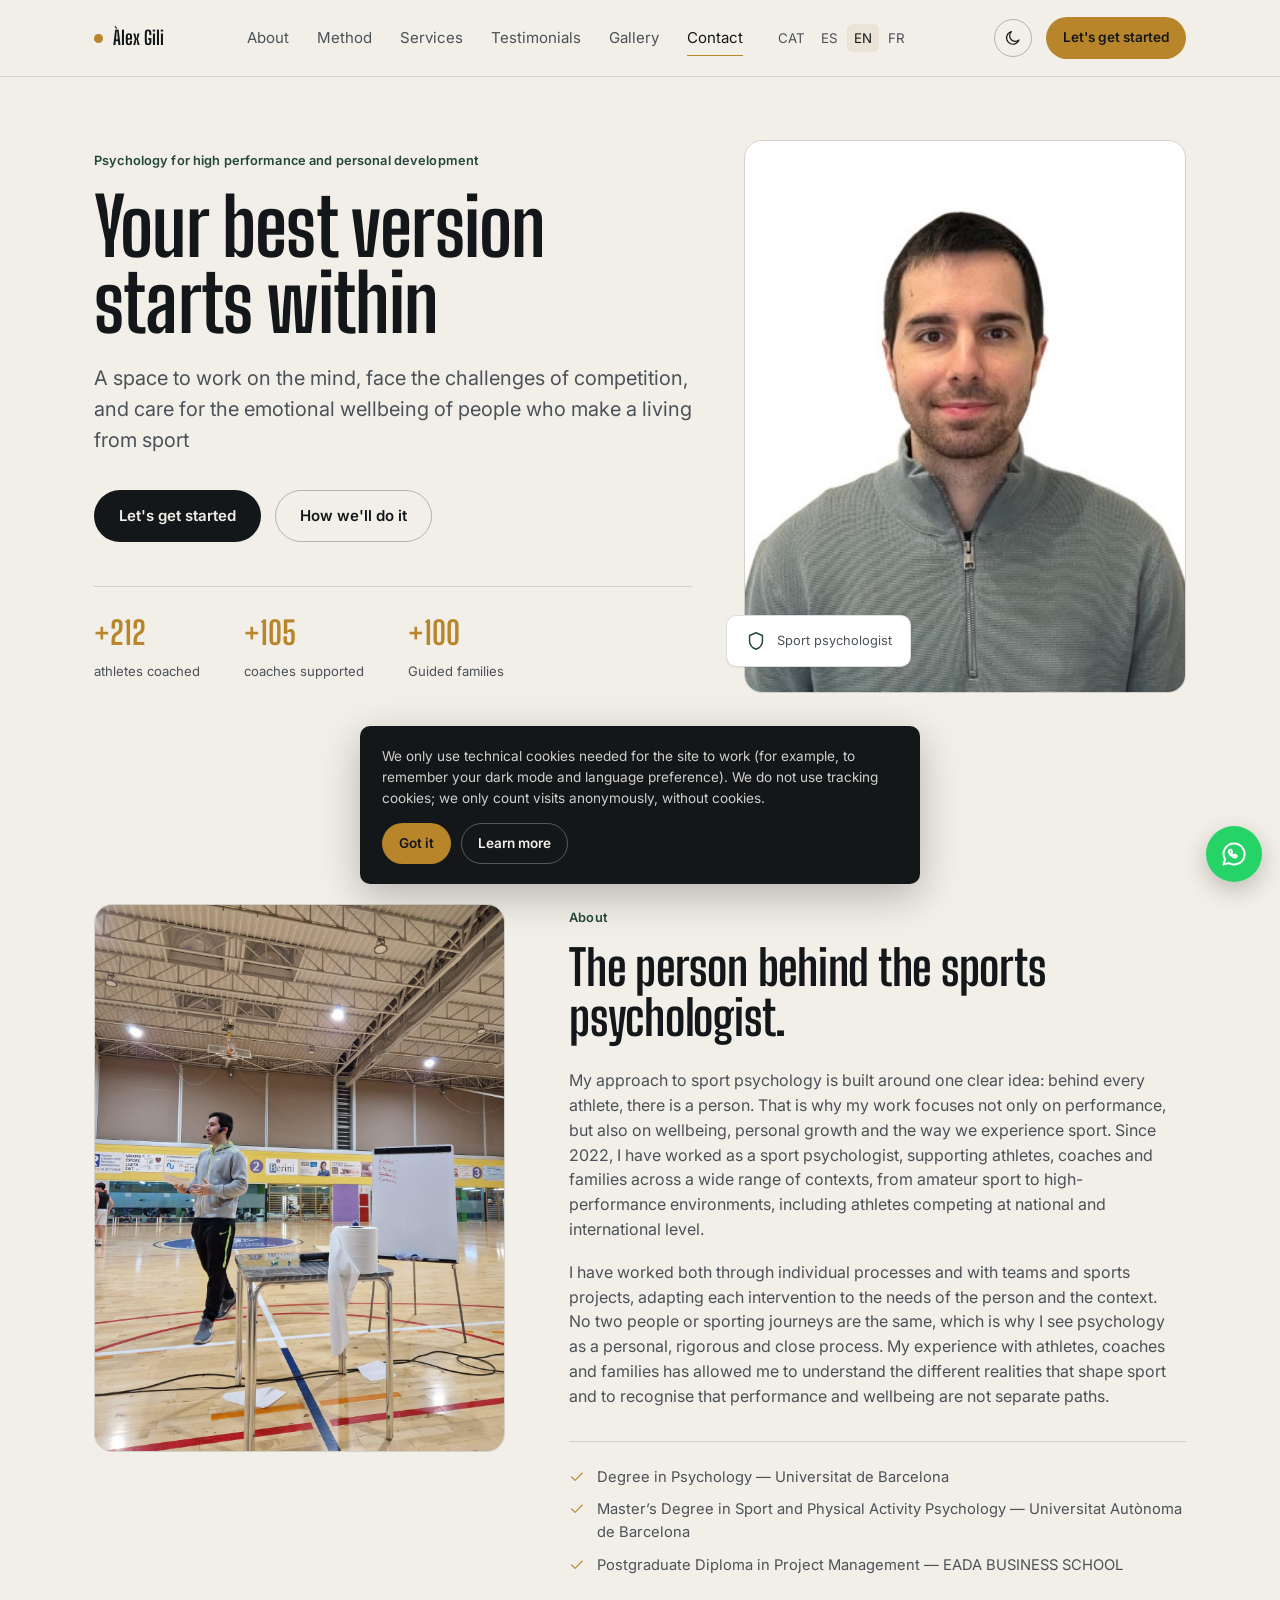
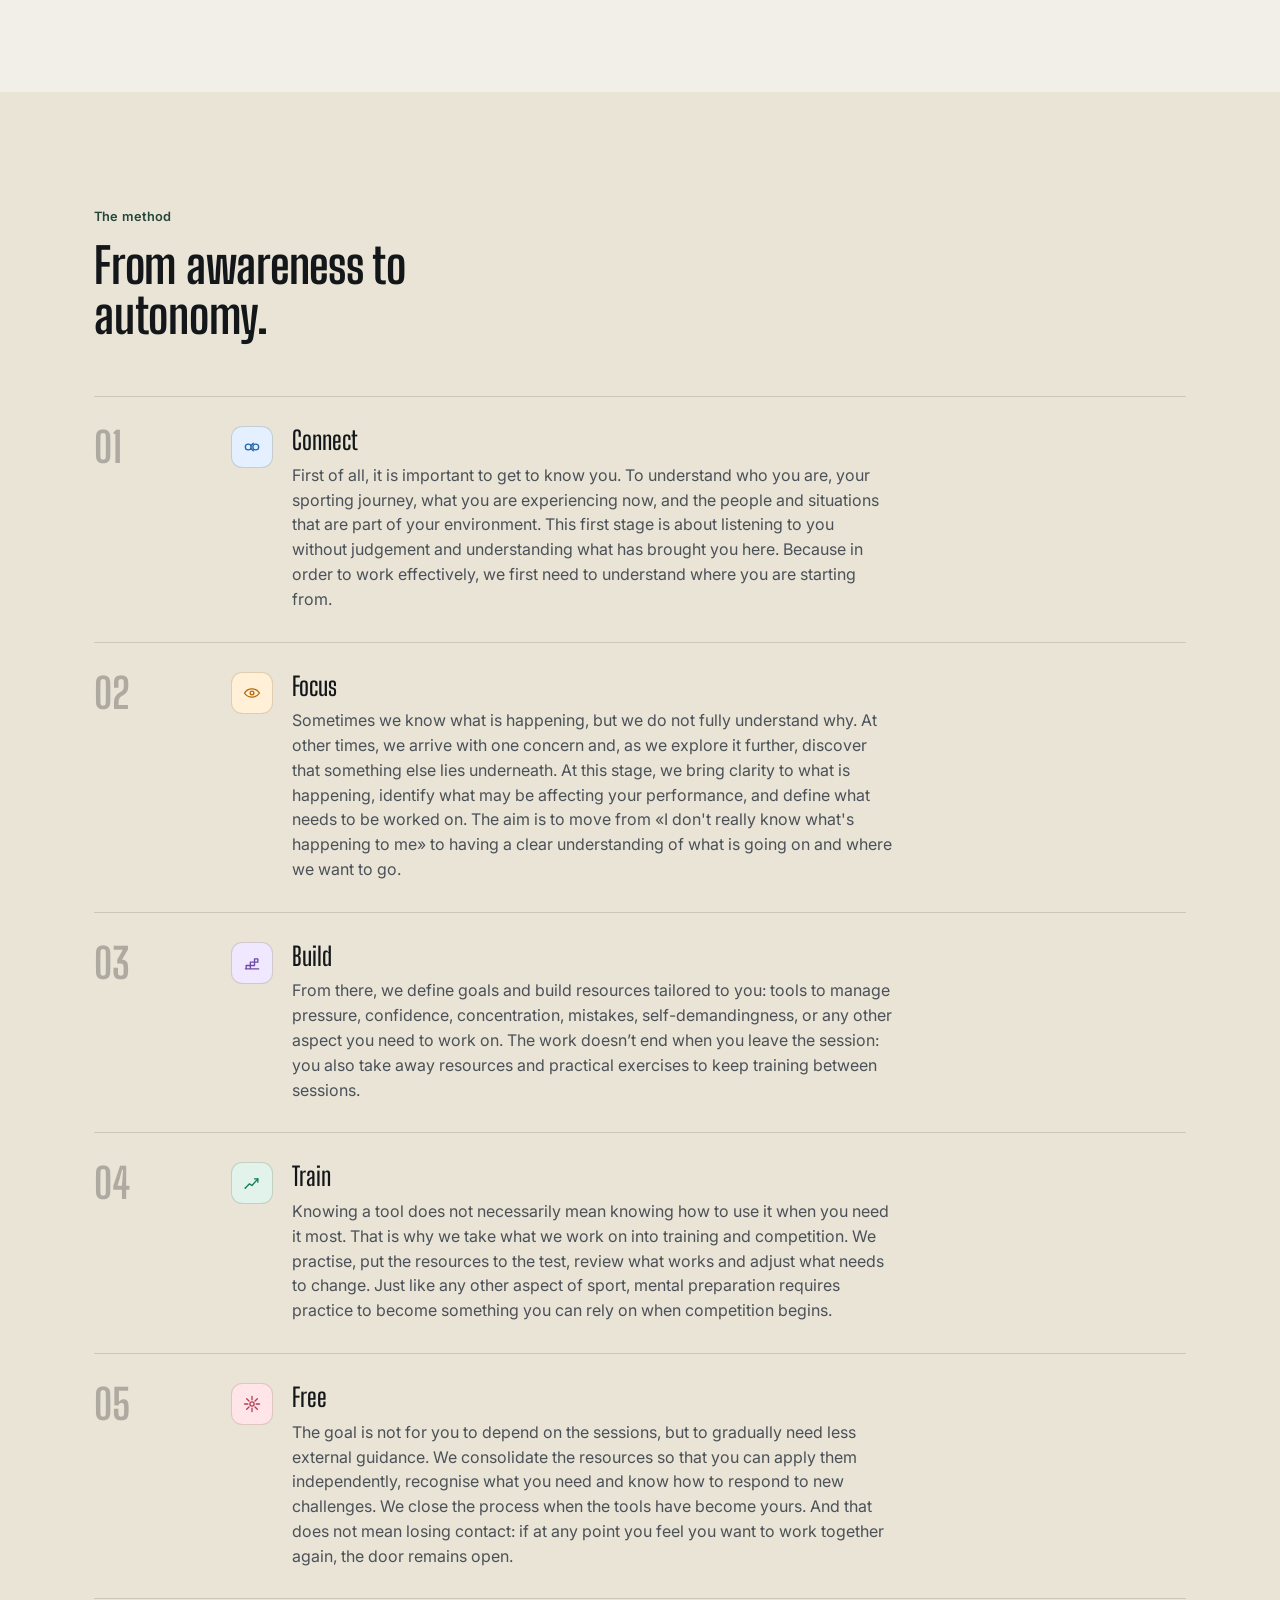
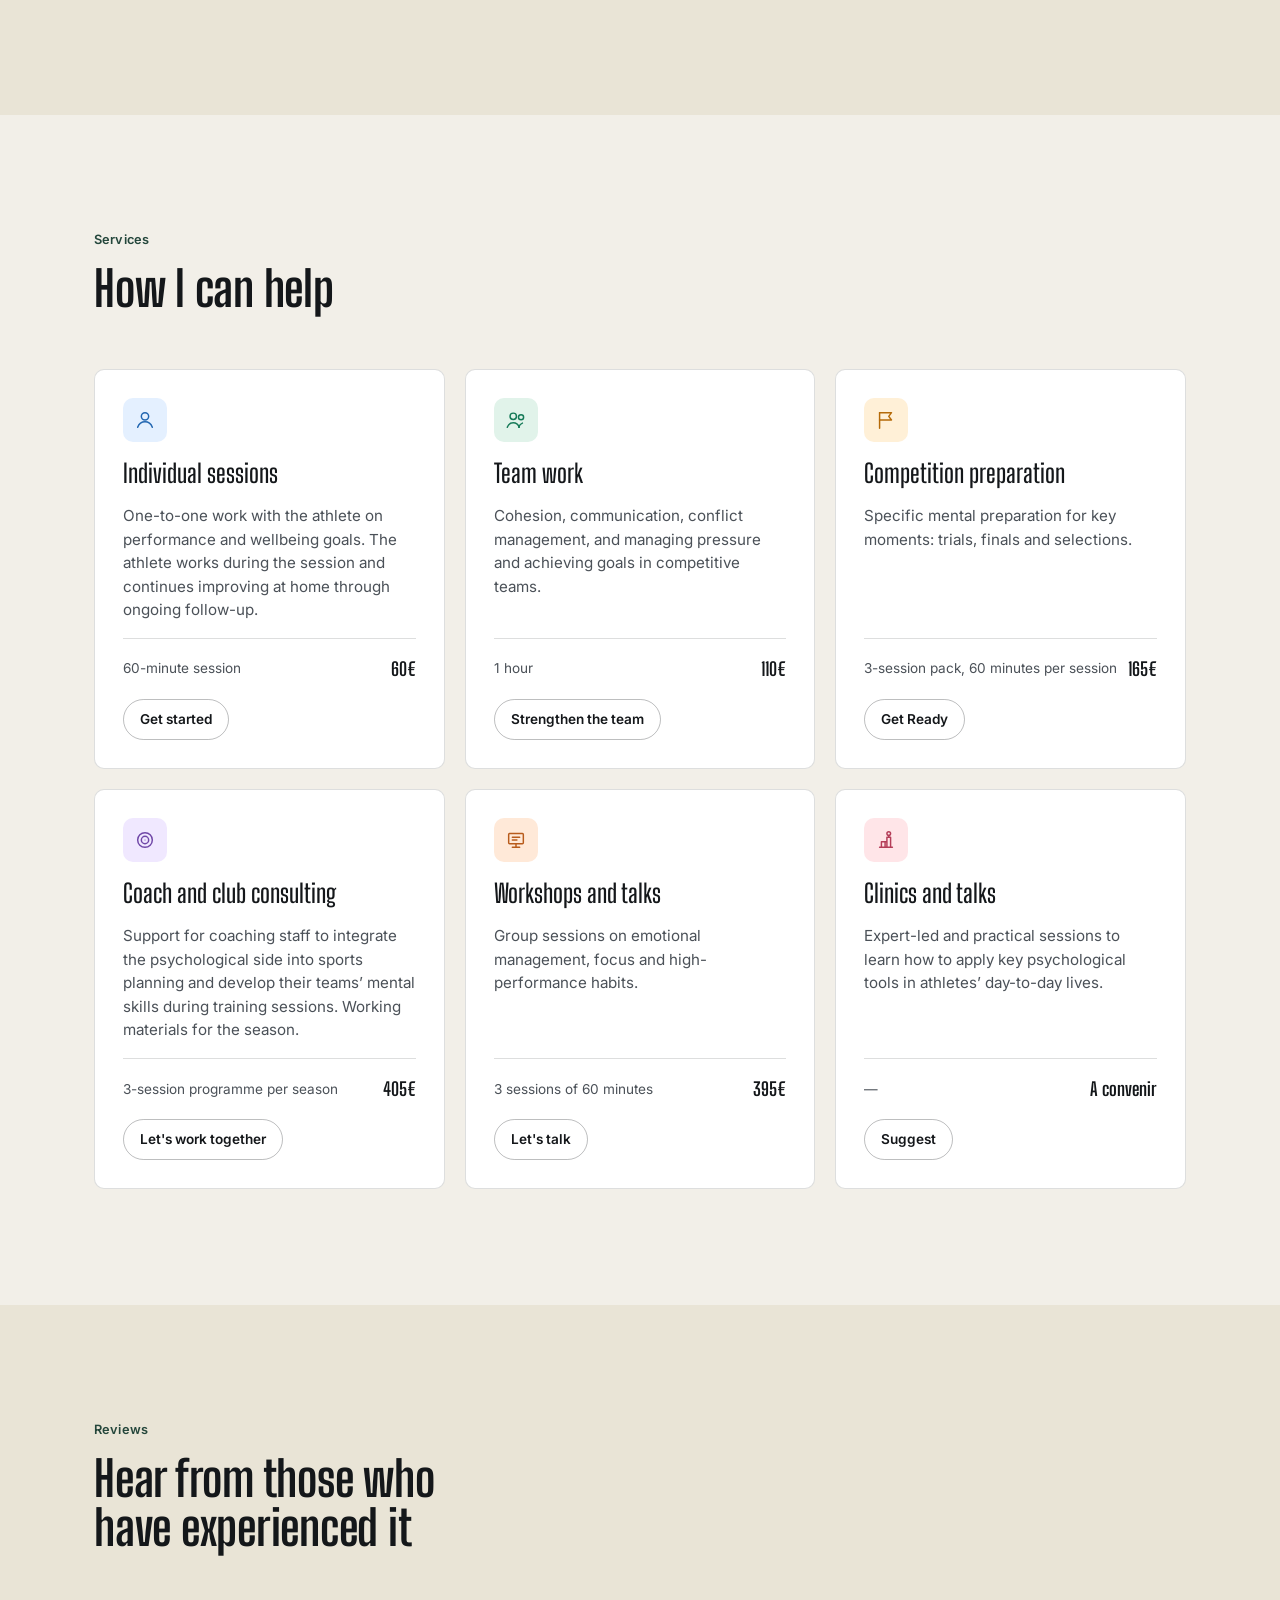
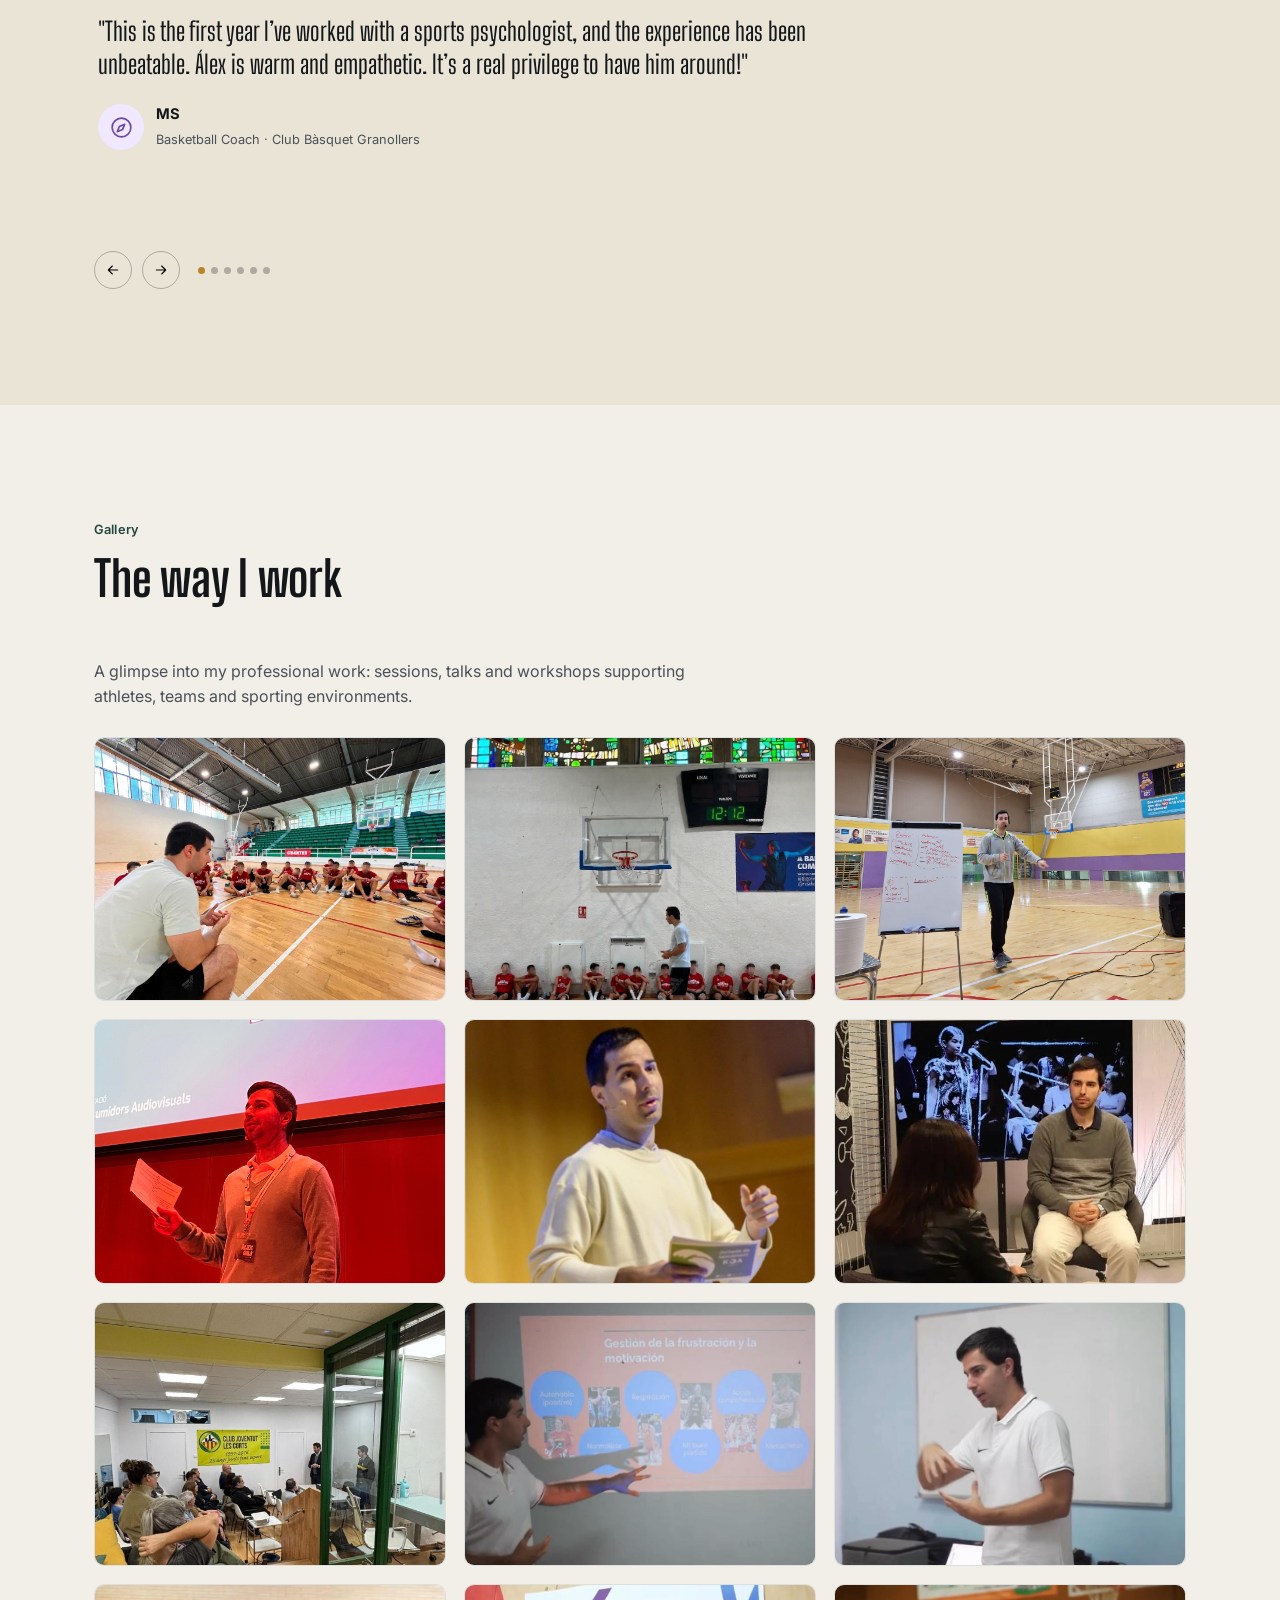
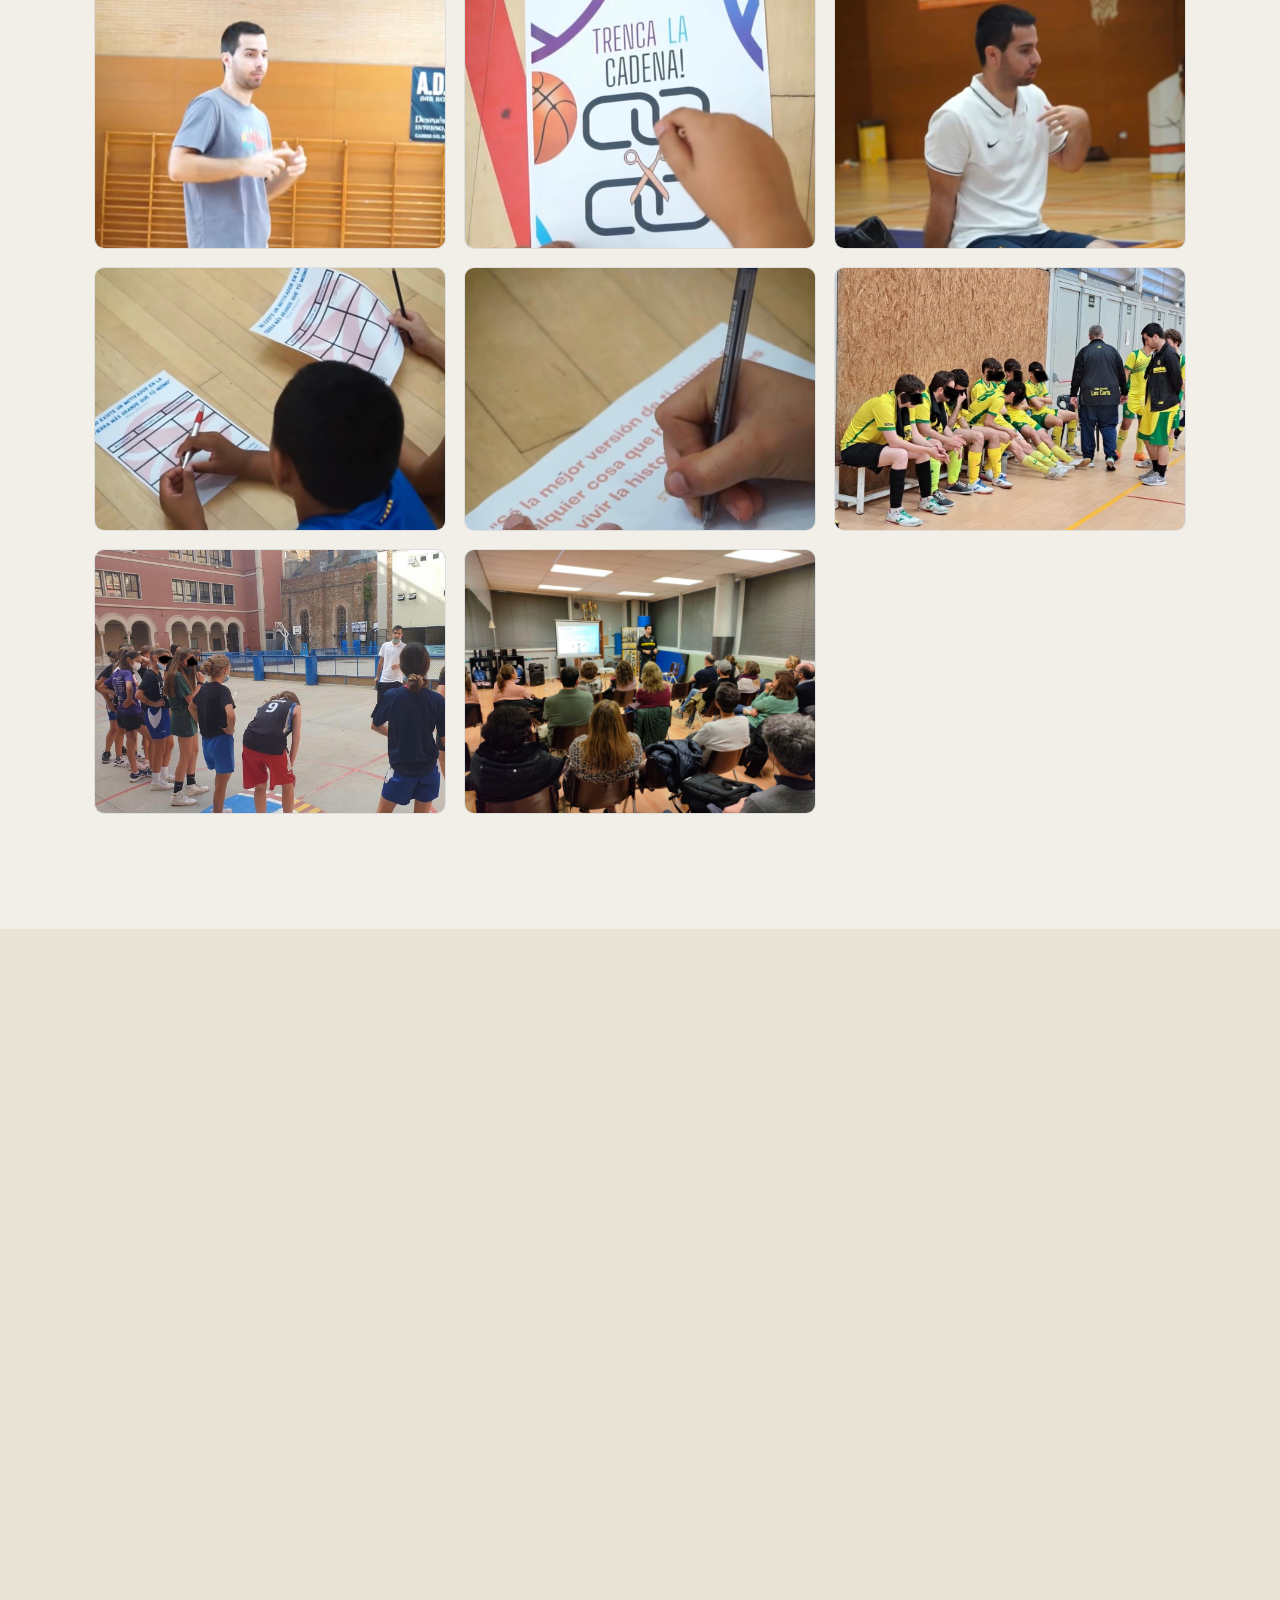
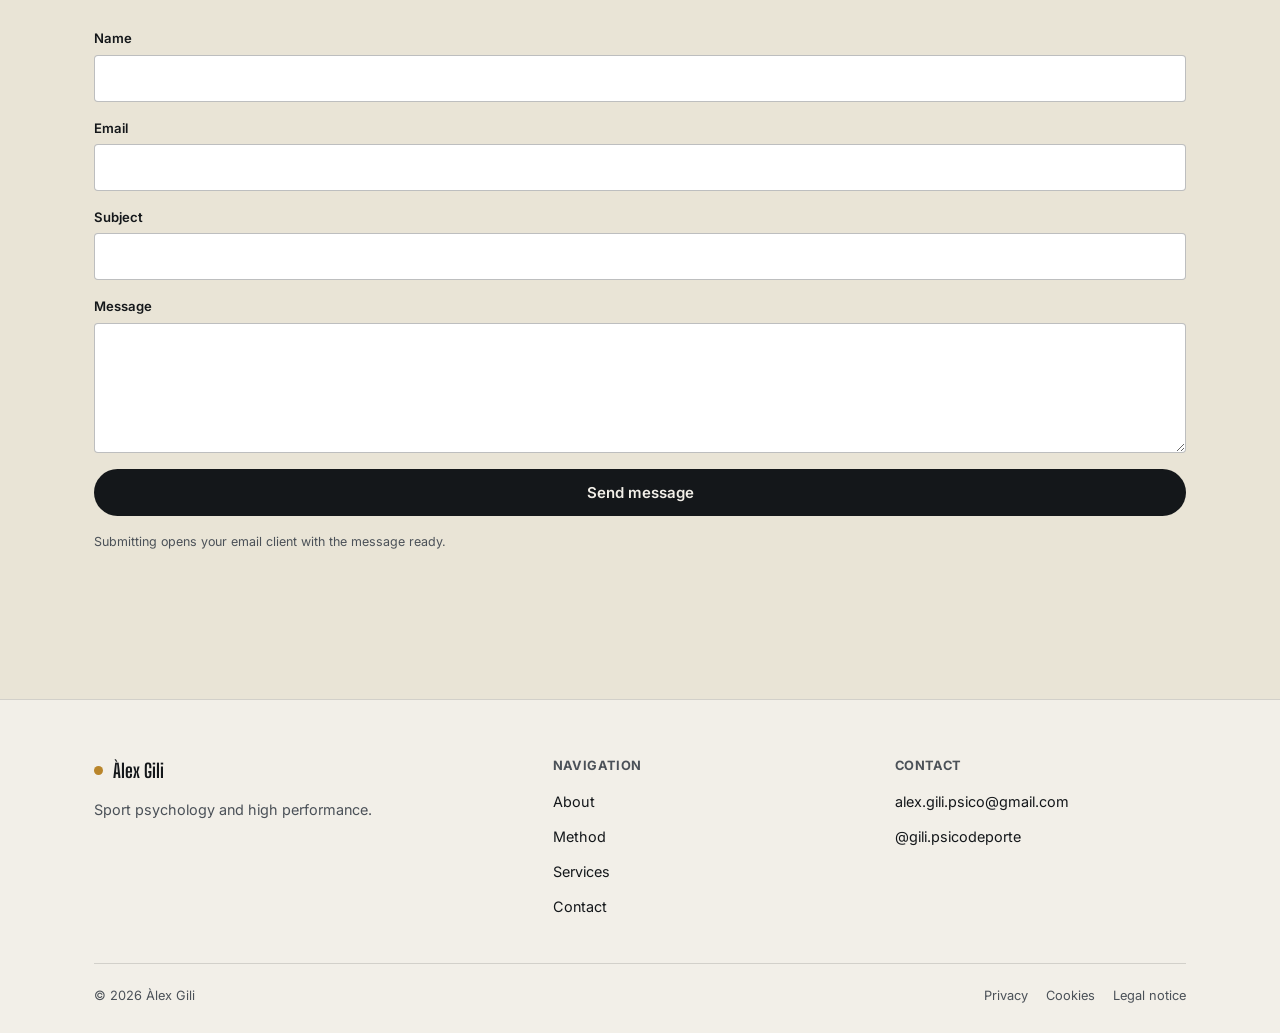
<file: index.html>
<!doctype html>
<html lang="ca">
<head>
<meta charset="UTF-8">
<meta name="viewport" content="width=device-width, initial-scale=1">
<meta name="color-scheme" content="light dark">
<meta name="theme-color" content="#F2EFE8" media="(prefers-color-scheme: light)">
<meta name="theme-color" content="#14171A" media="(prefers-color-scheme: dark)">
<title>Àlex Gili — Psicòleg esportiu | Psicologia de l'alt rendiment</title>
<meta name="description" content="Psicologia esportiva i d'alt rendiment per a esportistes, equips i entrenadors. Sessions individuals, treball d'equip i preparació per a competició.">
<link rel="canonical" href="https://alexgili13.github.io/Alex-psicoleg-esportiu/">

<!-- Open Graph -->
<meta property="og:type" content="website">
<meta property="og:site_name" content="Àlex Gili — Psicòleg esportiu">
<meta property="og:title" content="Àlex Gili — Psicòleg esportiu">
<meta property="og:description" content="Psicologia esportiva i d'alt rendiment per a esportistes, equips i entrenadors.">
<meta property="og:url" content="https://alexgili13.github.io/Alex-psicoleg-esportiu/">
<meta property="og:image" content="https://alexgili13.github.io/Alex-psicoleg-esportiu/assets/images/og-placeholder.svg">
<meta property="og:locale" content="ca_ES">
<meta property="og:locale:alternate" content="es_ES">
<meta property="og:locale:alternate" content="en_GB">
<meta property="og:locale:alternate" content="fr_FR">
<meta name="twitter:card" content="summary_large_image">
<meta name="twitter:title" content="Àlex Gili — Psicòleg esportiu">
<meta name="twitter:description" content="Psicologia esportiva i d'alt rendiment per a esportistes, equips i entrenadors.">
<meta name="twitter:image" content="https://alexgili13.github.io/Alex-psicoleg-esportiu/assets/images/og-placeholder.svg">

<link rel="icon" href="data:image/svg+xml,<svg xmlns=%22http://www.w3.org/2000/svg%22 viewBox=%220 0 100 100%22><text y=%22.9em%22 font-size=%2290%22>🧠</text></svg>">

<link rel="preconnect" href="https://fonts.googleapis.com">
<link rel="preconnect" href="https://fonts.gstatic.com" crossorigin>
<link href="https://fonts.googleapis.com/css2?family=Big+Shoulders+Display:wght@500;600;700;800&family=Inter:wght@400;500;600;700&display=swap" rel="stylesheet">

<link rel="stylesheet" href="css/styles.css?v=20261008">
<noscript><style>.reveal{opacity:1!important;transform:none!important}</style></noscript>
<script type="application/ld+json">
{
  "@context": "https://schema.org",
  "@type": "ProfessionalService",
  "name": "Àlex Gili — Psicòleg esportiu",
  "description": "Psicologia esportiva i d'alt rendiment per a esportistes, equips i entrenadors.",
  "url": "https://alexgili13.github.io/Alex-psicoleg-esportiu/",
  "image": "https://alexgili13.github.io/Alex-psicoleg-esportiu/assets/images/og-placeholder.svg",
  "email": "alex.gili.psico@gmail.com",
  "telephone": "+34669479312",
  "areaServed": "ES",
  "address": { "@type": "PostalAddress", "addressLocality": "Barcelona", "addressCountry": "ES" }
}
</script>
<script data-goatcounter="https://alexgili13.goatcounter.com/count" async src="//gc.zgo.at/count.js"></script>
</head>
<body>
<a class="skip-link" href="#main">Saltar al contingut</a>

<header class="site-header" id="site-header">
  <div class="container">
    <a href="#top" class="brand"><span class="dot" aria-hidden="true"></span><span id="brand-name">Àlex Gili</span></a>

    <nav class="main-nav" id="main-nav" aria-label="Navegació principal">
      <a href="#about" data-nav="about">Qui soc</a>
      <a href="#method" data-nav="method">Mètode</a>
      <a href="#services" data-nav="services">Serveis</a>
      <a href="#testimonials" data-nav="testimonials">Valoracions</a>
      <a href="#gallery" data-nav="gallery">Galeria</a>
      <a href="#contact" data-nav="contact">Contacte</a>
      <div class="lang-switch" id="lang-switch" role="group" aria-label="Selecciona idioma"></div>
    </nav>

    <div class="header-actions">
      <button class="theme-toggle" id="theme-toggle" type="button" aria-label="Canvia entre mode clar i fosc">
        <svg class="icon-sun" viewBox="0 0 24 24" fill="none" stroke="currentColor" stroke-width="1.6" stroke-linecap="round"><circle cx="12" cy="12" r="4.2"/><path d="M12 2.5v2.2M12 19.3v2.2M4.2 4.2l1.6 1.6M18.2 18.2l1.6 1.6M2.5 12h2.2M19.3 12h2.2M4.2 19.8l1.6-1.6M18.2 5.8l1.6-1.6"/></svg>
        <svg class="icon-moon" viewBox="0 0 24 24" fill="none" stroke="currentColor" stroke-width="1.6" stroke-linecap="round" stroke-linejoin="round"><path d="M20 14.5A8.5 8.5 0 1110 3.5 6.8 6.8 0 0020 14.5z"/></svg>
      </button>
      <a href="#contact" class="btn btn-accent btn-sm" id="nav-cta">Parlem</a>
      <button class="hamburger" id="hamburger" type="button" aria-label="Obre el menú" aria-expanded="false" aria-controls="main-nav"><span></span></button>
    </div>
  </div>
</header>

<main id="main">
  <div id="top"></div>

  <!-- HERO -->
  <section class="hero">
    <div class="container">
      <div class="hero-copy reveal">
        <span class="eyebrow" id="hero-eyebrow"></span>
        <h1 id="hero-headline"></h1>
        <p class="lede" id="hero-sub"></p>
        <div class="hero-actions">
          <a href="#contact" class="btn btn-primary" id="hero-cta-1"></a>
          <a href="#method" class="btn btn-ghost" id="hero-cta-2"></a>
        </div>
        <div class="hero-stats" id="hero-stats"></div>
      </div>
      <div class="hero-visual reveal">
        <div class="frame"><img id="hero-image" src="" alt=""></div>
        <div class="badge">
          <svg viewBox="0 0 24 24" fill="none" stroke="currentColor" stroke-width="1.6" stroke-linecap="round" stroke-linejoin="round"><path d="M12 3l7 3v6c0 4.5-3 7.5-7 9-4-1.5-7-4.5-7-9V6z"/></svg>
          <span id="hero-badge-text"></span>
        </div>
      </div>
    </div>
  </section>

  <!-- QUI SOC -->
  <section class="section about" id="about">
    <div class="container">
      <div class="about-photo reveal"><img id="about-image" src="" alt=""></div>
      <div class="about-body reveal">
        <span class="eyebrow" id="about-kicker"></span>
        <h2 id="about-title" style="margin-top:14px;margin-bottom:26px;"></h2>
        <div id="about-paragraphs"></div>
        <ul class="credentials" id="about-credentials"></ul>
      </div>
    </div>
  </section>

  <!-- MÈTODE -->
  <section class="section section-alt" id="method">
    <div class="container">
      <div class="section-head reveal">
        <div>
          <span class="eyebrow" id="method-kicker"></span>
          <h2 id="method-title"></h2>
        </div>
      </div>
      <div class="method-list" id="method-list"></div>
    </div>
  </section>

  <!-- SERVEIS -->
  <section class="section" id="services">
    <div class="container">
      <div class="section-head reveal">
        <div>
          <span class="eyebrow" data-t="sectionHeaders.services.kicker"></span>
          <h2 data-t="sectionHeaders.services.title"></h2>
        </div>
      </div>
      <div class="card-grid" id="services-grid"></div>
    </div>
  </section>

  <!-- TESTIMONIS -->
  <section class="section section-alt" id="testimonials">
    <div class="container">
      <div class="section-head reveal">
        <div>
          <span class="eyebrow" data-t="sectionHeaders.testimonials.kicker"></span>
          <h2 data-t="sectionHeaders.testimonials.title"></h2>
        </div>
      </div>
      <div class="testimonial-slider reveal" id="testimonial-slider"></div>
    </div>
  </section>

  <!-- GALERIA -->
  <section class="section" id="gallery">
    <div class="container">
      <div class="section-head reveal">
        <div>
          <span class="eyebrow" data-t="sectionHeaders.gallery.kicker"></span>
          <h2 data-t="sectionHeaders.gallery.title"></h2>
        </div>
      </div>
      <p class="gallery-note reveal" data-t="sectionHeaders.gallery.description"></p>
      <div class="gallery-grid" id="gallery-grid"></div>
    </div>
  </section>

  <!-- CONTACTE -->
  <section class="section section-alt" id="contact">
    <div class="container">
      <div class="contact-info reveal">
        <span class="eyebrow" id="contact-kicker"></span>
        <h2 id="contact-title" style="margin:14px 0 14px;"></h2>
        <p class="lede" id="contact-text" style="margin-bottom:8px;"></p>
        <div style="display:grid;gap:22px;margin-top:20px;">
          <div class="item">
            <svg viewBox="0 0 24 24" fill="none" stroke="currentColor" stroke-width="1.6" stroke-linecap="round" stroke-linejoin="round"><rect x="3" y="5" width="18" height="14" rx="2"/><path d="M3 7l9 6 9-6"/></svg>
            <div><b>Email</b><a id="contact-email" href="#"></a></div>
          </div>
          <div class="item" id="contact-phone-wrap">
            <svg viewBox="0 0 24 24" fill="none" stroke="currentColor" stroke-width="1.6" stroke-linecap="round" stroke-linejoin="round"><path d="M6 3h3l2 5-2.5 1.5a12 12 0 006 6L16 13l5 2v3a2 2 0 01-2.2 2A17 17 0 014 5.2 2 2 0 016 3z"/></svg>
            <div><b id="contact-phone-label">Telèfon</b><a id="contact-phone" href="#"></a></div>
          </div>
          <div class="item" id="contact-whatsapp-wrap">
            <svg viewBox="0 0 24 24" fill="none" stroke="currentColor" stroke-width="1.6" stroke-linecap="round" stroke-linejoin="round"><path d="M12 3a9 9 0 00-7.7 13.6L3 21l4.6-1.2A9 9 0 1012 3z"/></svg>
            <div><b>WhatsApp</b><a id="contact-whatsapp" href="#" target="_blank" rel="noopener"></a></div>
          </div>
          <div class="item" id="contact-instagram-wrap">
            <svg viewBox="0 0 24 24" fill="none" stroke="currentColor" stroke-width="1.6" stroke-linecap="round" stroke-linejoin="round"><rect x="3" y="3" width="18" height="18" rx="5"/><circle cx="12" cy="12" r="4"/></svg>
            <div><b>Instagram</b><a id="contact-instagram" href="#" target="_blank" rel="noopener"></a></div>
          </div>
          <div class="item">
            <svg viewBox="0 0 24 24" fill="none" stroke="currentColor" stroke-width="1.6" stroke-linecap="round" stroke-linejoin="round"><path d="M12 21s7-6.3 7-12a7 7 0 10-14 0c0 5.7 7 12 7 12z"/><circle cx="12" cy="9" r="2.4"/></svg>
            <div><b id="contact-location-label">Ubicació</b><span id="contact-location"></span></div>
          </div>
        </div>
      </div>

      <form class="contact-form reveal" id="contact-form">
        <div class="field">
          <label for="f-name" id="label-name">Nom</label>
          <input id="f-name" name="name" type="text" required autocomplete="name">
        </div>
        <div class="field">
          <label for="f-email" id="label-email">Email</label>
          <input id="f-email" name="email" type="email" required autocomplete="email">
        </div>
        <div class="field">
          <label for="f-subject" id="label-subject">Assumpte</label>
          <input id="f-subject" name="subject" type="text" required>
        </div>
        <div class="field">
          <label for="f-message" id="label-message">Missatge</label>
          <textarea id="f-message" name="message" required></textarea>
        </div>
        <button class="btn btn-primary" type="submit" id="form-submit">Enviar missatge</button>
        <p class="form-note" id="form-note"></p>
        <p class="form-status" id="form-status" role="status" aria-live="polite"></p>
      </form>
    </div>
  </section>
</main>

<footer class="site-footer" id="site-footer"></footer>

<a class="wa-fab" id="wa-fab" href="#" target="_blank" rel="noopener" hidden aria-label="WhatsApp">
  <svg viewBox="0 0 24 24" fill="none" stroke="currentColor" stroke-width="1.7" stroke-linecap="round" stroke-linejoin="round"><path d="M12 3a9 9 0 00-7.7 13.6L3 21l4.6-1.2A9 9 0 1012 3z"/><path d="M8.8 8.4c.5-.1.7 0 .9.4l.6 1.3c.1.2 0 .4-.1.5l-.4.5c-.1.1-.1.3 0 .4.4.7 1 1.3 1.7 1.7.2.1.3.1.4 0l.5-.5c.1-.2.3-.2.5-.1l1.3.7c.3.2.3.5.2.8-.3.7-1.1 1-1.7.9-1.9-.3-3.6-1.7-4.6-3.4-.4-.6-.6-1.4-.4-2.1.1-.5.4-.8.8-1z"/></svg>
</a>

<div class="cookie-banner" id="cookie-banner" role="dialog" aria-live="polite">
  <p id="cookie-text"></p>
  <div class="cookie-actions">
    <button class="btn btn-accent btn-sm" id="cookie-accept"></button>
    <a class="btn btn-ghost btn-sm" href="cookies.html" id="cookie-policy"></a>
  </div>
</div>

<script type="module" src="js/site.js?v=20261008"></script>
</body>
</html>
</file>
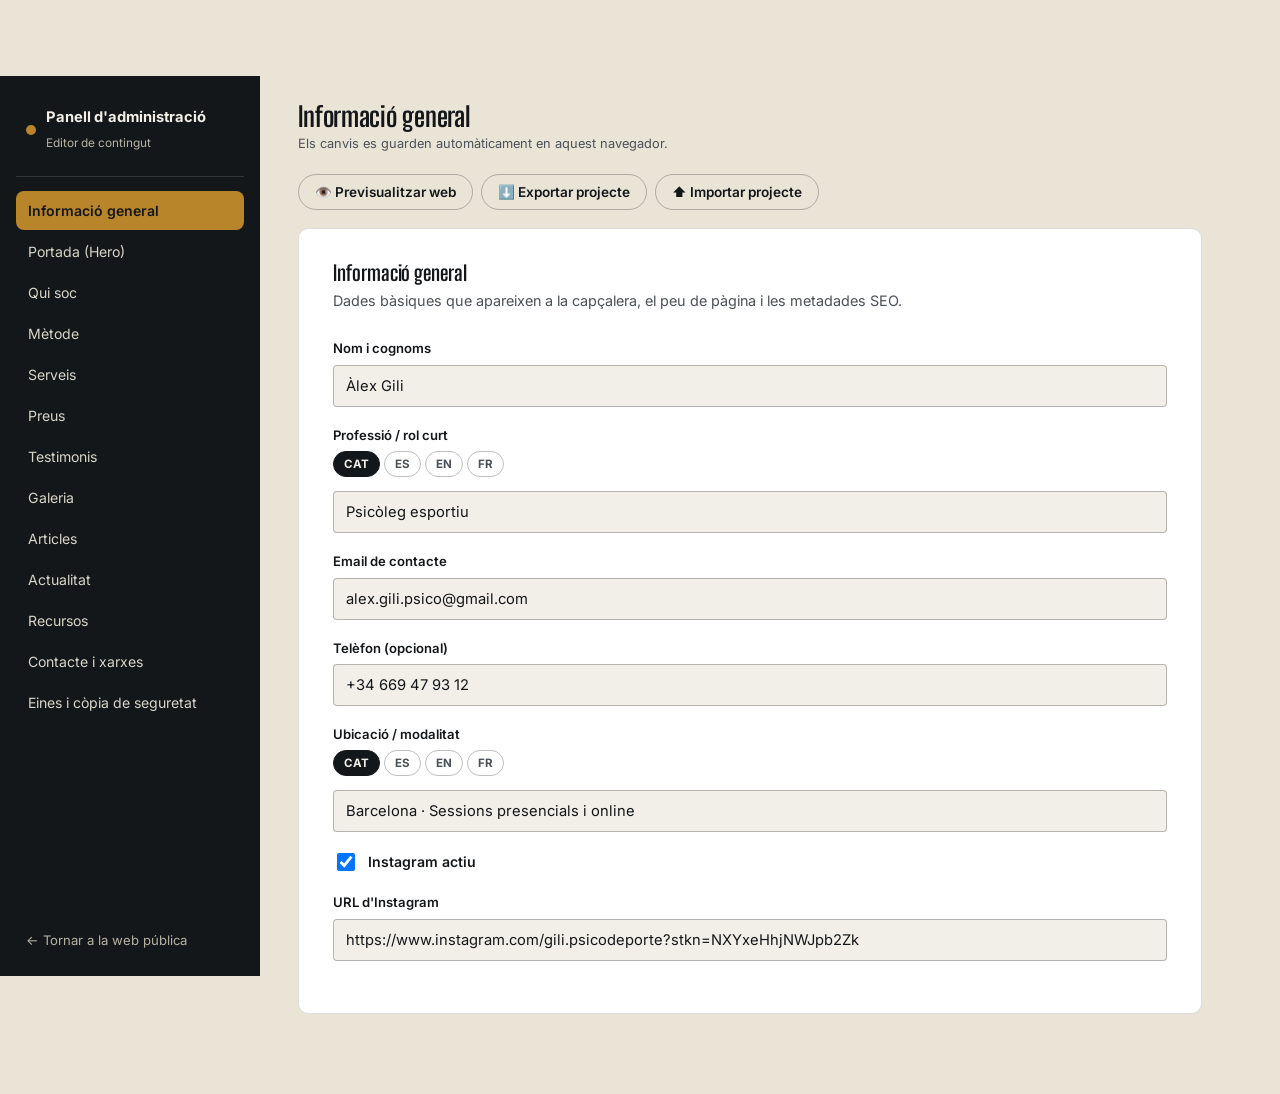
<file: admin.html>
<!doctype html>
<html lang="ca">
<head>
<meta charset="UTF-8">
<meta name="viewport" content="width=device-width, initial-scale=1">
<title>Administració — Àlex Gili</title>
<meta name="robots" content="noindex, nofollow">
<link rel="icon" href="data:image/svg+xml,<svg xmlns=%22http://www.w3.org/2000/svg%22 viewBox=%220 0 100 100%22><text y=%22.9em%22 font-size=%2290%22>⚙️</text></svg>">
<link rel="preconnect" href="https://fonts.googleapis.com">
<link rel="preconnect" href="https://fonts.gstatic.com" crossorigin>
<link href="https://fonts.googleapis.com/css2?family=Big+Shoulders+Display:wght@600;700;800&family=Inter:wght@400;500;600;700&display=swap" rel="stylesheet">
<link rel="stylesheet" href="css/styles.css?v=20261007">
<link rel="stylesheet" href="css/admin.css">
</head>
<body data-theme="light">

<div class="admin-shell">
  <aside class="admin-side">
    <div class="admin-brand">
      <span class="dot" aria-hidden="true"></span>
      <div>
        <strong>Panell d'administració</strong>
        <small>Editor de contingut</small>
      </div>
    </div>
    <nav class="admin-nav" id="admin-nav" aria-label="Seccions de l'editor">
      <button data-panel="info">Informació general</button>
      <button data-panel="hero">Portada (Hero)</button>
      <button data-panel="about">Qui soc</button>
      <button data-panel="method">Mètode</button>
      <button data-panel="services">Serveis</button>
      <button data-panel="pricing">Preus</button>
      <button data-panel="testimonials">Testimonis</button>
      <button data-panel="gallery">Galeria</button>
      <button data-panel="articles">Articles</button>
      <button data-panel="news">Actualitat</button>
      <button data-panel="resources">Recursos</button>
      <button data-panel="contact">Contacte i xarxes</button>
      <button data-panel="tools">Eines i còpia de seguretat</button>
    </nav>
    <a class="admin-back" href="index.html">← Tornar a la web pública</a>
  </aside>

  <div class="admin-main">
    <header class="admin-topbar">
      <div>
        <h1 id="panel-title">Informació general</h1>
        <p class="save-indicator" id="save-indicator">Els canvis es guarden automàticament en aquest navegador.</p>
      </div>
      <div class="admin-actions">
        <button class="btn btn-ghost btn-sm" id="btn-preview" type="button">👁️ Previsualitzar web</button>
        <button class="btn btn-ghost btn-sm" id="btn-export" type="button">⬇️ Exportar projecte</button>
        <button class="btn btn-ghost btn-sm" id="btn-import" type="button">⬆️ Importar projecte</button>
        <input type="file" id="import-file" accept="application/json" hidden>
      </div>
    </header>

    <div class="admin-notice" id="admin-notice"></div>

    <main class="admin-panel" id="admin-panel"></main>
  </div>
</div>

<script type="module" src="js/admin.js"></script>
</body>
</html>
</file>
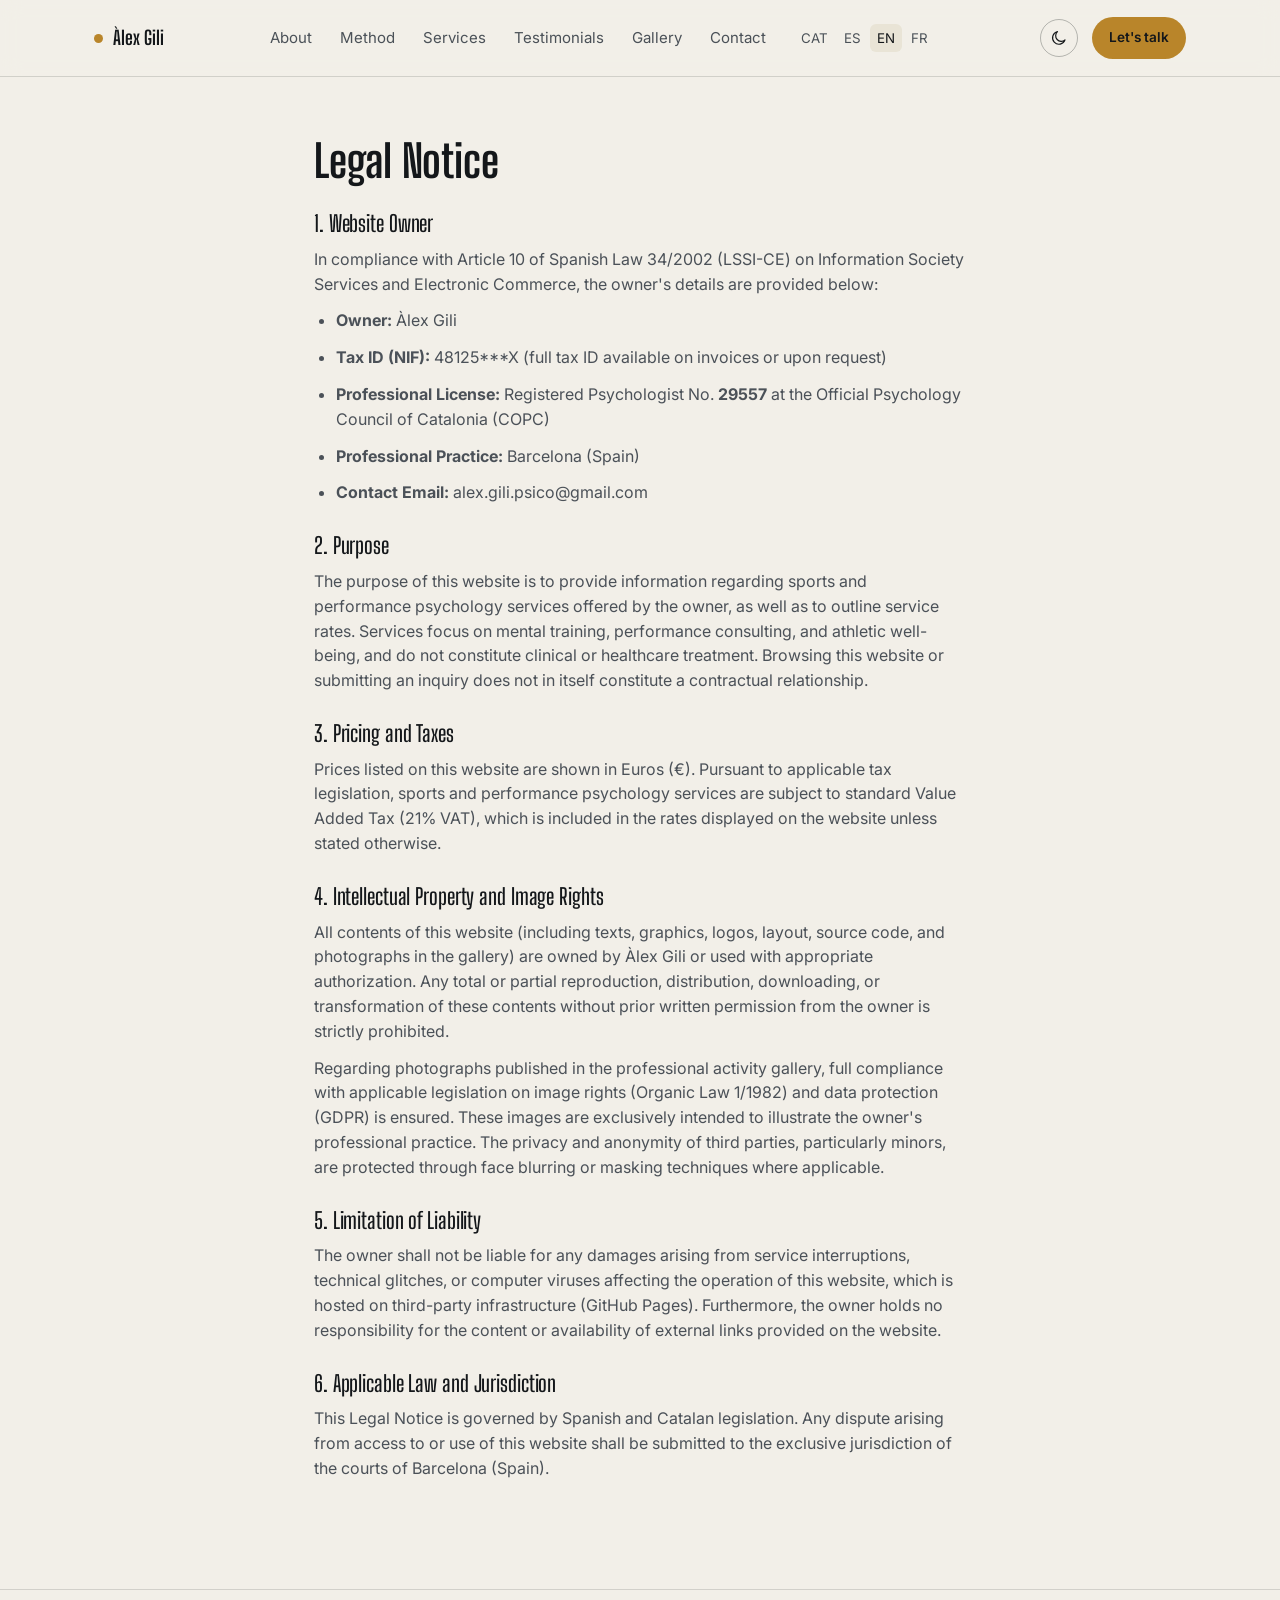
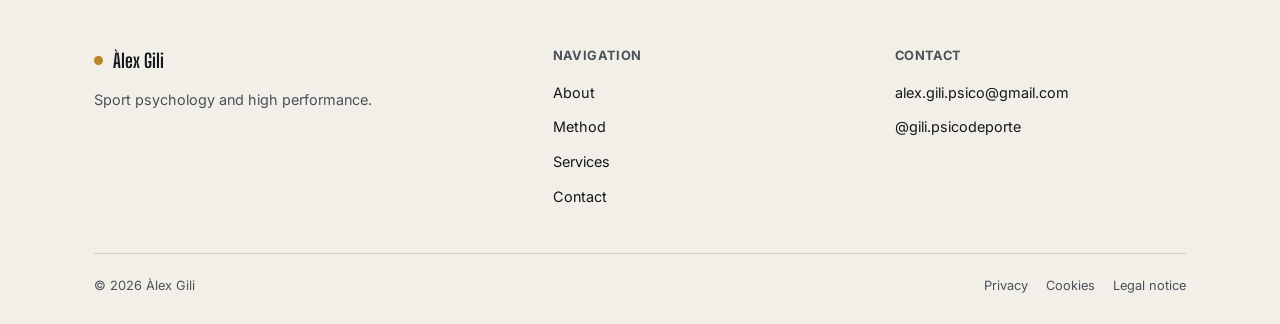
<file: avis-legal.html>
<!doctype html>
<html lang="ca">
<head>
<meta charset="UTF-8">
<meta name="viewport" content="width=device-width, initial-scale=1">
<title>Avís legal — Àlex Gili</title>
<link rel="icon" href="data:image/svg+xml,<svg xmlns=%22http://www.w3.org/2000/svg%22 viewBox=%220 0 100 100%22><text y=%22.9em%22 font-size=%2290%22>🧠</text></svg>">
<link href="https://fonts.googleapis.com/css2?family=Big+Shoulders+Display:wght@600;700&family=Inter:wght@400;500;600&display=swap" rel="stylesheet">
<link rel="stylesheet" href="css/styles.css?v=20261008">
<script data-goatcounter="https://alexgili13.goatcounter.com/count" async src="//gc.zgo.at/count.js"></script>
</head>
<body>
<header class="site-header" id="site-header">
  <div class="container">
    <a href="index.html" class="brand"><span class="dot" aria-hidden="true"></span><span>Àlex Gili</span></a>
    <nav class="main-nav" id="main-nav" aria-label="Navegació principal">
      <a href="index.html#about" data-nav="about">Qui soc</a>
      <a href="index.html#method" data-nav="method">Mètode</a>
      <a href="index.html#services" data-nav="services">Serveis</a>
      <a href="index.html#testimonials" data-nav="testimonials">Valoracions</a>
      <a href="index.html#gallery" data-nav="gallery">Galeria</a>
      <a href="index.html#contact" data-nav="contact">Contacte</a>
      <div class="lang-switch" id="lang-switch" role="group" aria-label="Selecciona idioma"></div>
    </nav>
    <div class="header-actions">
      <button class="theme-toggle" id="theme-toggle" type="button" aria-label="Canvia entre mode clar i fosc">
        <svg class="icon-sun" viewBox="0 0 24 24" fill="none" stroke="currentColor" stroke-width="1.6" stroke-linecap="round"><circle cx="12" cy="12" r="4.2"/><path d="M12 2.5v2.2M12 19.3v2.2M4.2 4.2l1.6 1.6M18.2 18.2l1.6 1.6M2.5 12h2.2M19.3 12h2.2M4.2 19.8l1.6-1.6M18.2 5.8l1.6-1.6"/></svg>
        <svg class="icon-moon" viewBox="0 0 24 24" fill="none" stroke="currentColor" stroke-width="1.6" stroke-linecap="round" stroke-linejoin="round"><path d="M20 14.5A8.5 8.5 0 1110 3.5 6.8 6.8 0 0020 14.5z"/></svg>
      </button>
      <a href="index.html#contact" class="btn btn-accent btn-sm" id="nav-cta">Comencem</a>
      <button class="hamburger" id="hamburger" type="button" aria-label="Obre el menú" aria-expanded="false" aria-controls="main-nav"><span></span></button>
    </div>
  </div>
</header>
<main class="legal-page">
  <div class="container">
    <h1 id="legal-title">Avís legal</h1>

    <section data-legal-language="ca">
      <h3>1. Titular del lloc web</h3>
      <p>En compliment de l'article 10 de la Llei 34/2002, de 11 de juliol, de serveis de la societat de la informació i de comerç electrònic (LSSI-CE), s'informen les dades del titular:</p>
      <ul>
        <li><strong>Titular:</strong> Àlex Gili</li>
        <li><strong>NIF:</strong> 48125***X (NIF complet disponible en facturació o a sol·licitud)</li>
        <li><strong>Col·legiació professional:</strong> Psicòleg col·legiat núm. <strong>29557</strong> al Col·legi Oficial de Psicologia de Catalunya (COPC)</li>
        <li><strong>Domicili professional:</strong> Barcelona (Espanya)</li>
        <li><strong>Correu electrònic:</strong> alex.gili.psico@gmail.com</li>
      </ul>
      <h3>2. Objecte</h3>
      <p>Aquest lloc web té com a finalitat oferir informació sobre els serveis professionals de psicologia esportiva i d'optimització del rendiment prestats pel titular, així com mostrar les tarifes orientatives dels serveis. La tasca realitzada se centra en l'entrenament mental, l'assessorament i el benestar en l'àmbit de l'esport, i no constitueix atenció sanitària ni tractament clínic. La navegació per la pàgina web o la sol·licitud d'informació no suposa, per si sola, l'establiment de cap relació contractual.</p>
      <h3>3. Informació sobre preus i impostos</h3>
      <p>Els preus dels serveis mostrats en aquest lloc web s'indiquen en euros (€). D'acord amb la legislació fiscal vigent, els serveis de psicologia esportiva i de l'optimització del rendiment estan subjectes al tipus general de l'Impost sobre el Valor Afegit (21% d'IVA), el qual es troba inclòs en els preus mostrats a la web, llevat que s'indiqui el contrari.</p>
      <h3>4. Propietat intel·lectual, industrial i drets d'imatge</h3>
      <p>Tots els continguts d'aquest lloc web (textos, disseny gràfic, logotips, estructura, codi font i fotografies de la galeria) són propietat d'Àlex Gili o es fan servir amb la corresponent autorització. Queda prohibida la reproducció, distribució, descàrrega o transformació total o parcial d'aquests continguts sense l'autorització prèvia i per escrit del titular.</p>
      <p>Respecte a les fotografies publicades a la galeria d'activitat professional, s'informa que es compleix estrictement amb la normativa vigent sobre el dret a la pròpia imatge (Llei Orgànica 1/1982) i protecció de dades (RGPD). Les imatges tenen com a única finalitat il·lustrar l'activitat professional del titular, garantint la privacitat i l'anonimat de terceres persones i especialment de menors d'edat mitjançant tècniques de difuminat o ocultació de rostres quan s'escau.</p>
      <h3>5. Limitació de responsabilitat</h3>
      <p>El titular no es fa responsable dels danys o perjudicis que es puguin derivar d'interrupcions, virus informàtics o avaries en el funcionament d'aquest lloc web, l'allotjament del qual es troba subcontractat en infraestructura de tercers (GitHub Pages). Així mateix, el titular no assumeix cap responsabilitat pel contingut o estat dels enllaços a llocs web externs que puguin figurar a la pàgina.</p>
      <h3>6. Legislació aplicable i jurisdicció</h3>
      <p>Aquest Avís Legal es regeix per la legislació espanyola i catalana. Per a la resolució de qualsevol conflicte que es pugui derivar de l'accés o ús del lloc web, les parts se sotmeten als jutjats i tribunals de la ciutat de Barcelona.</p>
    </section>

    <section data-legal-language="es">
      <h3>1. Titular del sitio web</h3>
      <p>En cumplimiento del artículo 10 de la Ley 34/2002, de 11 de julio, de servicios de la sociedad de la información y de comercio electrónico (LSSI-CE), se informan los datos del titular:</p>
      <ul>
        <li><strong>Titular:</strong> Àlex Gili</li>
        <li><strong>NIF:</strong> 48125***X (NIF completo disponible en facturación o previa solicitud)</li>
        <li><strong>Colegiación profesional:</strong> Psicólogo colegiado n.º <strong>29557</strong> en el Col·legi Oficial de Psicologia de Catalunya (COPC)</li>
        <li><strong>Domicilio profesional:</strong> Barcelona (España)</li>
        <li><strong>Correo electrónico:</strong> alex.gili.psico@gmail.com</li>
      </ul>
      <h3>2. Objeto</h3>
      <p>Este sitio web tiene como finalidad ofrecer información sobre los servicios profesionales de psicología deportiva y optimización del rendimiento prestados por el titular, así como mostrar las tarifas orientativas de los mismos. La labor realizada se centra en el entrenamiento mental, el asesoramiento y el bienestar en el ámbito del deporte, y no constituye atención sanitaria ni tratamiento clínico. La navegación por la página web o la solicitud de información no supone, por sí sola, el establecimiento de ninguna relación contractual.</p>
      <h3>3. Información sobre precios e impuestos</h3>
      <p>Los precios de los servicios mostrados en este sitio web se indican en euros (€). De acuerdo con la legislación fiscal vigente, los servicios de psicología deportiva y optimización del rendimiento están sujetos al tipo general del Impuesto sobre el Valor Añadido (21% de IVA), el cual se encuentra incluido en los precios mostrados en la web, salvo que se especifique lo contrario.</p>
      <h3>4. Propiedad intelectual, industrial y derechos de imagen</h3>
      <p>Todos los contenidos de este sitio web (textos, diseño gráfico, logotipos, estructura, código fuente y fotografías de la galería) son propiedad de Àlex Gili o se utilizan con la correspondiente autorización. Queda prohibida la reproducción, distribución, descarga o transformación total o parcial de estos contenidos sin la autorización previa y por escrito del titular.</p>
      <p>Respecto a las fotografías publicadas en la galería de actividad profesional, se informa de que se cumple estrictamente con la normativa vigente sobre el derecho a la propia imagen (Ley Orgánica 1/1982) y protección de datos (RGPD). Las imágenes tienen como única finalidad ilustrar la actividad profesional del titular, garantizando la privacidad y el anonimato de terceras personas y especialmente de menores de edad mediante técnicas de difuminado u ocultación de rostros cuando procede.</p>
      <h3>5. Limitación de responsabilidad</h3>
      <p>El titular no se hace responsable de los daños o perjuicios que se puedan derivar de interrupciones, virus informáticos o averías en el funcionamiento de este sitio web, cuyo alojamiento se encuentra subcontratado en infraestructura de terceros (GitHub Pages). Asimismo, el titular no asume responsabilidad alguna por el contenido o estado de los enlaces a sitios web externos que puedan figurar en la página.</p>
      <h3>6. Legislación aplicable y jurisdicción</h3>
      <p>Este Aviso Legal se rige por la legislación española y catalana. Para la resolución de cualquier conflicto que pueda derivarse del acceso o uso del sitio web, las partes se someten a los juzgados y tribunales de la ciudad de Barcelona.</p>
    </section>

    <section data-legal-language="en">
      <h3>1. Website Owner</h3>
      <p>In compliance with Article 10 of Spanish Law 34/2002 (LSSI-CE) on Information Society Services and Electronic Commerce, the owner's details are provided below:</p>
      <ul>
        <li><strong>Owner:</strong> Àlex Gili</li>
        <li><strong>Tax ID (NIF):</strong> 48125***X (full tax ID available on invoices or upon request)</li>
        <li><strong>Professional License:</strong> Registered Psychologist No. <strong>29557</strong> at the Official Psychology Council of Catalonia (COPC)</li>
        <li><strong>Professional Practice:</strong> Barcelona (Spain)</li>
        <li><strong>Contact Email:</strong> alex.gili.psico@gmail.com</li>
      </ul>
      <h3>2. Purpose</h3>
      <p>The purpose of this website is to provide information regarding sports and performance psychology services offered by the owner, as well as to outline service rates. Services focus on mental training, performance consulting, and athletic well-being, and do not constitute clinical or healthcare treatment. Browsing this website or submitting an inquiry does not in itself constitute a contractual relationship.</p>
      <h3>3. Pricing and Taxes</h3>
      <p>Prices listed on this website are shown in Euros (€). Pursuant to applicable tax legislation, sports and performance psychology services are subject to standard Value Added Tax (21% VAT), which is included in the rates displayed on the website unless stated otherwise.</p>
      <h3>4. Intellectual Property and Image Rights</h3>
      <p>All contents of this website (including texts, graphics, logos, layout, source code, and photographs in the gallery) are owned by Àlex Gili or used with appropriate authorization. Any total or partial reproduction, distribution, downloading, or transformation of these contents without prior written permission from the owner is strictly prohibited.</p>
      <p>Regarding photographs published in the professional activity gallery, full compliance with applicable legislation on image rights (Organic Law 1/1982) and data protection (GDPR) is ensured. These images are exclusively intended to illustrate the owner's professional practice. The privacy and anonymity of third parties, particularly minors, are protected through face blurring or masking techniques where applicable.</p>
      <h3>5. Limitation of Liability</h3>
      <p>The owner shall not be liable for any damages arising from service interruptions, technical glitches, or computer viruses affecting the operation of this website, which is hosted on third-party infrastructure (GitHub Pages). Furthermore, the owner holds no responsibility for the content or availability of external links provided on the website.</p>
      <h3>6. Applicable Law and Jurisdiction</h3>
      <p>This Legal Notice is governed by Spanish and Catalan legislation. Any dispute arising from access to or use of this website shall be submitted to the exclusive jurisdiction of the courts of Barcelona (Spain).</p>
    </section>

    <section data-legal-language="fr">
      <h3>1. Titulaire du site web</h3>
      <p>En vertu de l'article 10 de la loi espagnole 34/2002 (LSSI-CE) relative aux services de la société de l'information et du commerce électronique, les coordonnées du titulaire sont les suivantes :</p>
      <ul>
        <li><strong>Titulaire :</strong> Àlex Gili</li>
        <li><strong>NIF (Numéro d'identification fiscale) :</strong> 48125***X (NIF complet disponible sur facture ou sur demande)</li>
        <li><strong>Immatriculation professionnelle :</strong> Psychologue inscrit sous le n° <strong>29557</strong> auprès du Col·legi Oficial de Psicologia de Catalunya (COPC)</li>
        <li><strong>Domicile professionnel :</strong> Barcelone (Espagne)</li>
        <li><strong>E-mail de contact :</strong> alex.gili.psico@gmail.com</li>
      </ul>
      <h3>2. Objet</h3>
      <p>Ce site web a pour objet de fournir des informations sur les services professionnels de psychologie du sport et d'optimisation de la performance proposés par le titulaire, ainsi que d'indiquer les tarifs des prestations. Le travail réalisé est axé sur l'entraînement mental, le conseil et le bien-être sportif, et ne constitue en aucun cas une prise en charge médicale ou clinique. La navigation sur le site ou l'envoi d'une demande d'information ne constitue pas en soi une relation contractuelle.</p>
      <h3>3. Tarifs et fiscalité</h3>
      <p>Les prix indiqués sur ce site web sont exprimés en euros (€). Conformément à la législation fiscale en vigueur, les prestations en psychologie du sport et de la performance sont soumises au taux général de la Taxe sur la Valeur Ajoutée (21 % de TVA), laquelle est incluse dans les tarifs affichés sur le site, sauf mention contraire.</p>
      <h3>4. Propriété intellectuelle et droit à l'image</h3>
      <p>L'ensemble des contenus de ce site web (textes, visuels, logos, structure, code source et photographies de la galerie) est la propriété d'Àlex Gili ou fait l'objet d'une autorisation d'utilisation. Toute reproduction, distribution, téléchargement ou modification, totale ou partielle, sans l'accord préalable et écrit du titulaire est strictement interdite.</p>
      <p>Concernant les photographies publiées dans la galerie d'activité professionnelle, il est précisé que les réglementations en vigueur sur le droit à l'image (Loi organique 1/1982) et la protection des données (RGPD) sont strictement respectées. Ces images visent uniquement à illustrer l'activité professionnelle du titulaire. La vie privée et l'anonymat des tiers, en particulier des mineurs, sont garantis grâce à des techniques de floutage ou de masquage des visages le cas échéant.</p>
      <h3>5. Limitation de responsabilité</h3>
      <p>Le titulaire décline toute responsabilité en cas de dommages résultant d'interruptions de service, de dysfonctionnements ou de virus informatiques survenant sur ce site, dont l'hébergement est confié à un prestataire tiers (GitHub Pages). De plus, le titulaire n'assume aucune responsabilité quant au contenu des liens vers des sites externes présents sur le site.</p>
      <h3>6. Droit applicable et juridiction</h3>
      <p>Les présentes Mentions Légales sont régies par le droit espagnol et catalan. Tout litige relatif à l'utilisation du site sera soumis à la compétence exclusive des tribunaux de la ville de Barcelone (Espagne).</p>
    </section>
  </div>
</main>
<footer class="site-footer" id="site-footer"></footer>
<script type="module">
import { LANGS, LANG_LABELS, NAV_LABELS, getLang, setLang } from "./js/i18n.js";
import { initTheme, toggleTheme } from "./js/theme.js";
import { loadContent } from "./js/store.js";
import { renderFooter } from "./js/footer.js";

initTheme();

const titles = {
  ca: "Avís legal",
  es: "Aviso legal",
  en: "Legal Notice",
  fr: "Mentions légales"
};
const ctas = { ca: "Comencem", es: "Hablemos", en: "Let's talk", fr: "Discutons" };
const switcher = document.querySelector("#lang-switch");
const title = document.querySelector("#legal-title");
const sections = [...document.querySelectorAll("[data-legal-language]")];
const navLinks = [...document.querySelectorAll("[data-nav]")];
const cta = document.querySelector("#nav-cta");
let content = null;

function renderLegal(){
  const lang = getLang();
  renderFooter(lang, content);
  document.documentElement.lang = lang;
  document.title = `${titles[lang]} — Àlex Gili`;
  title.textContent = titles[lang];
  sections.forEach(section => { section.hidden = section.dataset.legalLanguage !== lang; });
  const labels = NAV_LABELS[lang] || NAV_LABELS.ca;
  navLinks.forEach(a => { if (labels[a.dataset.nav]) a.textContent = labels[a.dataset.nav]; });
  if (cta) cta.textContent = ctas[lang] || ctas.ca;
  switcher.innerHTML = LANGS.map(item => `<button type="button" data-lang="${item}" aria-current="${item === lang}">${LANG_LABELS[item]}</button>`).join("");
}

switcher.addEventListener("click", event => {
  const button = event.target.closest("button[data-lang]");
  if (!button) return;
  setLang(button.dataset.lang);
  renderLegal();
});

const hamburger = document.querySelector("#hamburger");
const closeMenu = () => { document.body.classList.remove("nav-open"); hamburger.setAttribute("aria-expanded", "false"); };
hamburger.addEventListener("click", () => {
  const open = document.body.classList.toggle("nav-open");
  hamburger.setAttribute("aria-expanded", String(open));
});
navLinks.forEach(a => a.addEventListener("click", closeMenu));
document.addEventListener("keydown", event => { if (event.key === "Escape") closeMenu(); });
document.querySelector("#theme-toggle").addEventListener("click", () => toggleTheme());

renderLegal();
loadContent().then(({ data }) => { content = data; renderLegal(); }).catch(err => console.error(err));
</script>
</body>
</html>
</file>
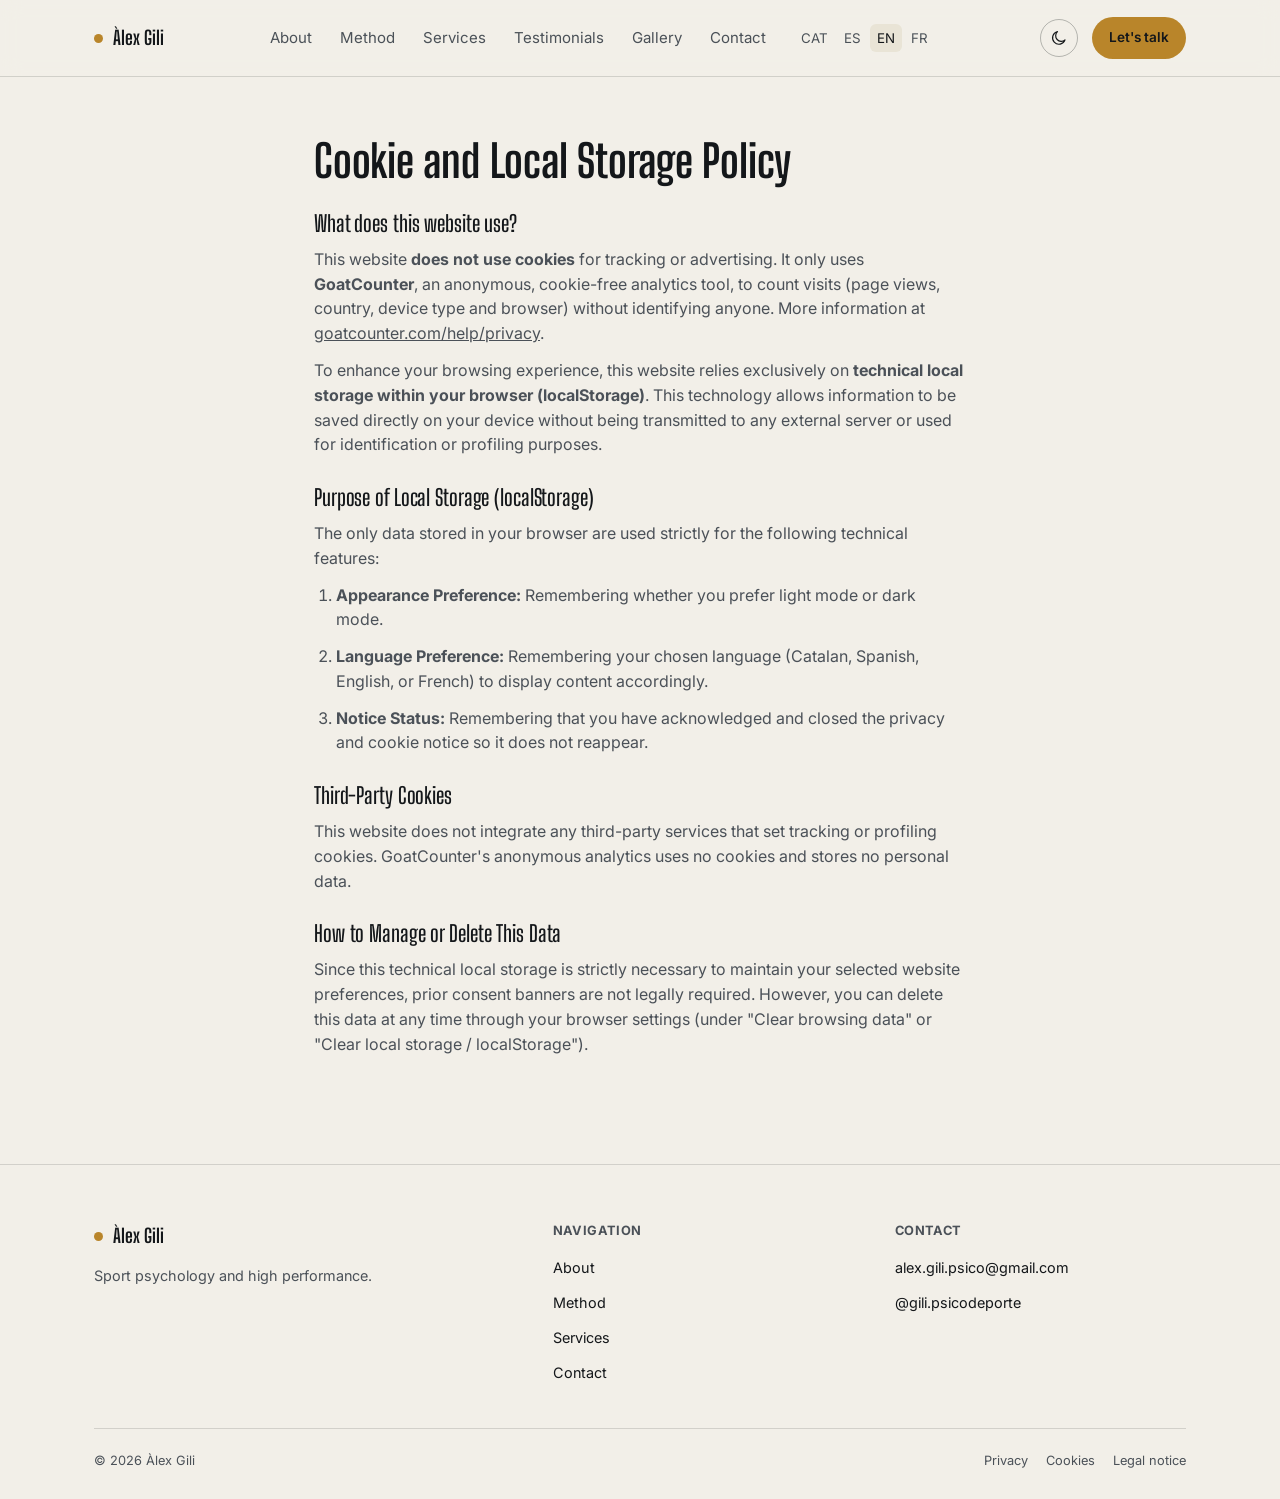
<file: cookies.html>
<!doctype html>
<html lang="ca">
<head>
<meta charset="UTF-8">
<meta name="viewport" content="width=device-width, initial-scale=1">
<title>Política de cookies i emmagatzematge local — Àlex Gili</title>
<link rel="icon" href="data:image/svg+xml,<svg xmlns=%22http://www.w3.org/2000/svg%22 viewBox=%220 0 100 100%22><text y=%22.9em%22 font-size=%2290%22>🧠</text></svg>">
<link href="https://fonts.googleapis.com/css2?family=Big+Shoulders+Display:wght@600;700&family=Inter:wght@400;500;600&display=swap" rel="stylesheet">
<link rel="stylesheet" href="css/styles.css?v=20261008">
<script data-goatcounter="https://alexgili13.goatcounter.com/count" async src="//gc.zgo.at/count.js"></script>
</head>
<body>
<header class="site-header" id="site-header">
  <div class="container">
    <a href="index.html" class="brand"><span class="dot" aria-hidden="true"></span><span>Àlex Gili</span></a>
    <nav class="main-nav" id="main-nav" aria-label="Navegació principal">
      <a href="index.html#about" data-nav="about">Qui soc</a>
      <a href="index.html#method" data-nav="method">Mètode</a>
      <a href="index.html#services" data-nav="services">Serveis</a>
      <a href="index.html#testimonials" data-nav="testimonials">Valoracions</a>
      <a href="index.html#gallery" data-nav="gallery">Galeria</a>
      <a href="index.html#contact" data-nav="contact">Contacte</a>
      <div class="lang-switch" id="lang-switch" role="group" aria-label="Selecciona idioma"></div>
    </nav>
    <div class="header-actions">
      <button class="theme-toggle" id="theme-toggle" type="button" aria-label="Canvia entre mode clar i fosc">
        <svg class="icon-sun" viewBox="0 0 24 24" fill="none" stroke="currentColor" stroke-width="1.6" stroke-linecap="round"><circle cx="12" cy="12" r="4.2"/><path d="M12 2.5v2.2M12 19.3v2.2M4.2 4.2l1.6 1.6M18.2 18.2l1.6 1.6M2.5 12h2.2M19.3 12h2.2M4.2 19.8l1.6-1.6M18.2 5.8l1.6-1.6"/></svg>
        <svg class="icon-moon" viewBox="0 0 24 24" fill="none" stroke="currentColor" stroke-width="1.6" stroke-linecap="round" stroke-linejoin="round"><path d="M20 14.5A8.5 8.5 0 1110 3.5 6.8 6.8 0 0020 14.5z"/></svg>
      </button>
      <a href="index.html#contact" class="btn btn-accent btn-sm" id="nav-cta">Comencem</a>
      <button class="hamburger" id="hamburger" type="button" aria-label="Obre el menú" aria-expanded="false" aria-controls="main-nav"><span></span></button>
    </div>
  </div>
</header>
<main class="legal-page">
  <div class="container">
    <h1 id="cookies-title">Política de cookies i emmagatzematge local</h1>

    <section data-cookies-language="ca">
      <h3>Què utilitza aquest lloc web?</h3>
      <p>Aquest lloc web <strong>no utilitza cookies</strong> de seguiment ni publicitat. Únicament utilitza <strong>GoatCounter</strong>, una eina d'analítica anònima i sense cookies, per comptar les visites (pàgines vistes, país, tipus de dispositiu i navegador) sense identificar cap persona. Més informació a <a href="https://www.goatcounter.com/help/privacy" target="_blank" rel="noopener">goatcounter.com/help/privacy</a>.</p>
      <p>Per tal de millorar l'experiència de navegació, el lloc web fa servir únicament <strong>emmagatzematge tècnic local al navegador (<code>localStorage</code>)</strong>. Aquesta tecnologia permet desar informació directament al teu dispositiu sense enviar-la a cap servidor extern ni utilitzar-la per identificar-te.</p>
      <h3>Finalitat de l'emmagatzematge local (<code>localStorage</code>)</h3>
      <p>Les úniques dades que es guarden al teu navegador serveixen exclusivament per a les següents funcions tècniques:</p>
      <ol>
        <li><strong>Preferència d'aparença:</strong> Recordar si prefereixes visualitzar la web en mode clar o mode fosc.</li>
        <li><strong>Preferència d'idioma:</strong> Recordar l'idioma que has seleccionat (català, castellà, anglès o francès) per mostrar-te el contingut en la teva llengua.</li>
        <li><strong>Estat de l'avís informatiu:</strong> Recordar que ja has vist i tancat l'avís d'informació sobre privacitat i cookies perquè no et torni a aparèixer.</li>
      </ol>
      <h3>Cookies de tercers</h3>
      <p>Aquest lloc web no incorpora cap servei de tercers que instal·li cookies de rastreig o perfilat. L'analítica anònima de GoatCounter no utilitza cookies ni emmagatzema dades personals.</p>
      <h3>Com eliminar o desactivar aquestes dades?</h3>
      <p>Com que es tracta d'emmagatzematge tècnic estrictament necessari per al funcionament de les preferències de la web, no es requereix un bàner de consentiment previ (segons l'art. 22.2 de la LSSI-CE). Això no obstant, pots esborrar aquestes dades en qualsevol moment des de la configuració del teu navegador (opció "Netejar dades de navegació" o "Esborrar emmagatzematge local / localStorage").</p>
    </section>

    <section data-cookies-language="es">
      <h3>¿Qué utiliza este sitio web?</h3>
      <p>Este sitio web <strong>no utiliza cookies</strong> de seguimiento ni publicidad. Únicamente utiliza <strong>GoatCounter</strong>, una herramienta de analítica anónima y sin cookies, para contar las visitas (páginas vistas, país, tipo de dispositivo y navegador) sin identificar a ninguna persona. Más información en <a href="https://www.goatcounter.com/help/privacy" target="_blank" rel="noopener">goatcounter.com/help/privacy</a>.</p>
      <p>Para mejorar la experiencia de navegación, el sitio web utiliza únicamente <strong>almacenamiento técnico local en el navegador (<code>localStorage</code>)</strong>. Esta tecnología permite guardar información directamente en tu dispositivo sin enviarla a ningún servidor externo ni utilizarla para identificarte.</p>
      <h3>Finalidad del almacenamiento local (<code>localStorage</code>)</h3>
      <p>Los únicos datos que se guardan en tu navegador sirven exclusivamente para las siguientes funciones técnicas:</p>
      <ol>
        <li><strong>Preferencia de apariencia:</strong> Recordar si prefieres visualizar la web en modo claro o modo oscuro.</li>
        <li><strong>Preferencia de idioma:</strong> Recordar el idioma que has seleccionado (catalán, castellano, inglés o francés) para mostrarte el contenido en tu lengua.</li>
        <li><strong>Estado del aviso informativo:</strong> Recordar que ya has visto y cerrado el aviso de información sobre privacidad y cookies para que no te vuelva a aparecer.</li>
      </ol>
      <h3>Cookies de terceros</h3>
      <p>Este sitio web no incorpora ningún servicio de terceros que instale cookies de rastreo o perfilado. La analítica anónima de GoatCounter no utiliza cookies ni almacena datos personales.</p>
      <h3>¿Cómo eliminar o desactivar estos datos?</h3>
      <p>Al tratarse de almacenamiento técnico estrictamente necesario para el funcionamiento de las preferencias de la web, no se requiere un banner de consentimiento previo (según el art. 22.2 de la LSSI-CE). No obstante, puedes borrar estos datos en cualquier momento desde la configuración de tu navegador (opción "Limpiar datos de navegación" o "Borrar almacenamiento local / localStorage").</p>
    </section>

    <section data-cookies-language="en">
      <h3>What does this website use?</h3>
      <p>This website <strong>does not use cookies</strong> for tracking or advertising. It only uses <strong>GoatCounter</strong>, an anonymous, cookie-free analytics tool, to count visits (page views, country, device type and browser) without identifying anyone. More information at <a href="https://www.goatcounter.com/help/privacy" target="_blank" rel="noopener">goatcounter.com/help/privacy</a>.</p>
      <p>To enhance your browsing experience, this website relies exclusively on <strong>technical local storage within your browser (<code>localStorage</code>)</strong>. This technology allows information to be saved directly on your device without being transmitted to any external server or used for identification or profiling purposes.</p>
      <h3>Purpose of Local Storage (<code>localStorage</code>)</h3>
      <p>The only data stored in your browser are used strictly for the following technical features:</p>
      <ol>
        <li><strong>Appearance Preference:</strong> Remembering whether you prefer light mode or dark mode.</li>
        <li><strong>Language Preference:</strong> Remembering your chosen language (Catalan, Spanish, English, or French) to display content accordingly.</li>
        <li><strong>Notice Status:</strong> Remembering that you have acknowledged and closed the privacy and cookie notice so it does not reappear.</li>
      </ol>
      <h3>Third-Party Cookies</h3>
      <p>This website does not integrate any third-party services that set tracking or profiling cookies. GoatCounter's anonymous analytics uses no cookies and stores no personal data.</p>
      <h3>How to Manage or Delete This Data</h3>
      <p>Since this technical local storage is strictly necessary to maintain your selected website preferences, prior consent banners are not legally required. However, you can delete this data at any time through your browser settings (under "Clear browsing data" or "Clear local storage / localStorage").</p>
    </section>

    <section data-cookies-language="fr">
      <h3>Qu'utilise ce site web ?</h3>
      <p>Ce site web <strong>n'utilise aucun cookie</strong> de traçage ou publicitaire. Il utilise uniquement <strong>GoatCounter</strong>, un outil d'analyse anonyme et sans cookies, pour compter les visites (pages vues, pays, type d'appareil et navigateur) sans identifier personne. Plus d'informations sur <a href="https://www.goatcounter.com/help/privacy" target="_blank" rel="noopener">goatcounter.com/help/privacy</a>.</p>
      <p>Afin d'améliorer votre expérience de navigation, ce site utilise exclusivement le <strong>stockage technique local dans votre navigateur (<code>localStorage</code>)</strong>. Cette technologie permet de conserver des informations directement sur votre appareil sans les envoyer à un serveur externe ni les utiliser pour vous identifier ou établir des profils.</p>
      <h3>Finalité du stockage local (<code>localStorage</code>)</h3>
      <p>Les seules données conservées dans votre navigateur servent exclusivement aux fonctionnalités techniques suivantes :</p>
      <ol>
        <li><strong>Préférence d'affichage :</strong> Mémoriser si vous préférez afficher le site en mode clair ou en mode sombre.</li>
        <li><strong>Préférence de langue :</strong> Mémoriser la langue que vous avez sélectionnée (catalan, espagnol, anglais ou français) afin d'afficher le contenu dans votre langue.</li>
        <li><strong>Statut de l'avertissement :</strong> Mémoriser que vous avez lu et fermé l'avertissement d'information pour qu'il ne s'affiche plus.</li>
      </ol>
      <h3>Cookies tiers</h3>
      <p>Ce site web n'intègre aucun service tiers susceptible d'installer des cookies de traçage ou de ciblage. L'analyse anonyme de GoatCounter n'utilise aucun cookie et ne stocke aucune donnée personnelle.</p>
      <h3>Comment supprimer ou désactiver ces données ?</h3>
      <p>S'agissant d'un stockage technique strictement nécessaire au fonctionnement de vos préférences sur le site, un bandeau de consentement préalable n'est pas requis. Néanmoins, vous pouvez effacer ces données à tout moment depuis les paramètres de votre navigateur (en choisissant l'option « Effacer les données de navigation » ou « Effacer le stockage local / localStorage »).</p>
    </section>
  </div>
</main>
<footer class="site-footer" id="site-footer"></footer>
<script type="module">
import { LANGS, LANG_LABELS, NAV_LABELS, getLang, setLang } from "./js/i18n.js";
import { initTheme, toggleTheme } from "./js/theme.js";
import { loadContent } from "./js/store.js";
import { renderFooter } from "./js/footer.js";

initTheme();

const titles = {
  ca: "Política de cookies i emmagatzematge local",
  es: "Política de cookies y almacenamiento local",
  en: "Cookie and Local Storage Policy",
  fr: "Politique relative aux cookies et au stockage local"
};
const ctas = { ca: "Comencem", es: "Hablemos", en: "Let's talk", fr: "Discutons" };
const switcher = document.querySelector("#lang-switch");
const title = document.querySelector("#cookies-title");
const sections = [...document.querySelectorAll("[data-cookies-language]")];
const navLinks = [...document.querySelectorAll("[data-nav]")];
const cta = document.querySelector("#nav-cta");
let content = null;

function renderCookies(){
  const lang = getLang();
  renderFooter(lang, content);
  document.documentElement.lang = lang;
  document.title = `${titles[lang]} — Àlex Gili`;
  title.textContent = titles[lang];
  sections.forEach(section => { section.hidden = section.dataset.cookiesLanguage !== lang; });
  const labels = NAV_LABELS[lang] || NAV_LABELS.ca;
  navLinks.forEach(a => { if (labels[a.dataset.nav]) a.textContent = labels[a.dataset.nav]; });
  if (cta) cta.textContent = ctas[lang] || ctas.ca;
  switcher.innerHTML = LANGS.map(item => `<button type="button" data-lang="${item}" aria-current="${item === lang}">${LANG_LABELS[item]}</button>`).join("");
}

switcher.addEventListener("click", event => {
  const button = event.target.closest("button[data-lang]");
  if (!button) return;
  setLang(button.dataset.lang);
  renderCookies();
});

const hamburger = document.querySelector("#hamburger");
const closeMenu = () => { document.body.classList.remove("nav-open"); hamburger.setAttribute("aria-expanded", "false"); };
hamburger.addEventListener("click", () => {
  const open = document.body.classList.toggle("nav-open");
  hamburger.setAttribute("aria-expanded", String(open));
});
navLinks.forEach(a => a.addEventListener("click", closeMenu));
document.addEventListener("keydown", event => { if (event.key === "Escape") closeMenu(); });
document.querySelector("#theme-toggle").addEventListener("click", () => toggleTheme());

renderCookies();
loadContent().then(({ data }) => { content = data; renderCookies(); }).catch(err => console.error(err));
</script>
</body>
</html>
</file>
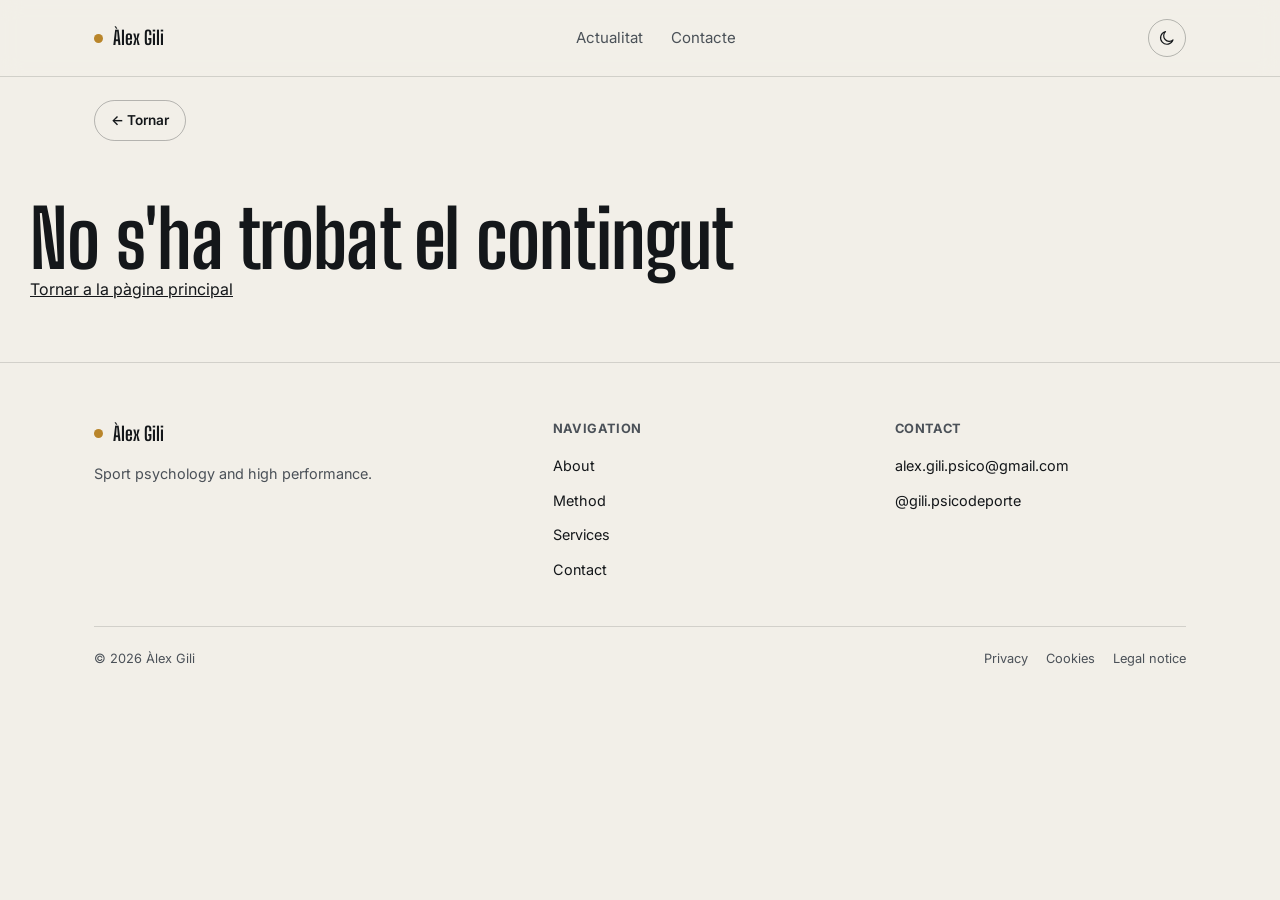
<file: post.html>
<!doctype html>
<html lang="ca">
<head>
<meta charset="UTF-8">
<meta name="viewport" content="width=device-width, initial-scale=1">
<title id="page-title">Article — Àlex Gili</title>
<meta name="description" id="page-description" content="">
<link rel="icon" href="data:image/svg+xml,<svg xmlns=%22http://www.w3.org/2000/svg%22 viewBox=%220 0 100 100%22><text y=%22.9em%22 font-size=%2290%22>🧠</text></svg>">
<link rel="preconnect" href="https://fonts.googleapis.com">
<link rel="preconnect" href="https://fonts.gstatic.com" crossorigin>
<link href="https://fonts.googleapis.com/css2?family=Big+Shoulders+Display:wght@500;600;700;800&family=Inter:wght@400;500;600;700&display=swap" rel="stylesheet">
<link rel="stylesheet" href="css/styles.css?v=20261008">
<noscript><style>.reveal{opacity:1!important;transform:none!important}</style></noscript>
<script data-goatcounter="https://alexgili13.goatcounter.com/count" async src="//gc.zgo.at/count.js"></script>
</head>
<body>
<a class="skip-link" href="#main">Saltar al contingut</a>

<header class="site-header">
  <div class="container">
    <a href="index.html" class="brand"><span class="dot" aria-hidden="true"></span><span id="brand-name">Àlex Gili</span></a>
    <nav class="main-nav" style="position:static;transform:none;border:none;flex-direction:row;padding:0;">
      <a href="index.html#news">Actualitat</a>
      <a href="index.html#contact">Contacte</a>
    </nav>
    <div class="header-actions">
      <button class="theme-toggle" id="theme-toggle" type="button" aria-label="Canvia entre mode clar i fosc">
        <svg class="icon-sun" viewBox="0 0 24 24" fill="none" stroke="currentColor" stroke-width="1.6" stroke-linecap="round"><circle cx="12" cy="12" r="4.2"/><path d="M12 2.5v2.2M12 19.3v2.2M4.2 4.2l1.6 1.6M18.2 18.2l1.6 1.6M2.5 12h2.2M19.3 12h2.2M4.2 19.8l1.6-1.6M18.2 5.8l1.6-1.6"/></svg>
        <svg class="icon-moon" viewBox="0 0 24 24" fill="none" stroke="currentColor" stroke-width="1.6" stroke-linecap="round" stroke-linejoin="round"><path d="M20 14.5A8.5 8.5 0 1110 3.5 6.8 6.8 0 0020 14.5z"/></svg>
      </button>
    </div>
  </div>
</header>

<main id="main">
  <div class="container" style="padding-top:24px;">
    <a href="index.html" class="btn btn-ghost btn-sm" id="back-link">← Tornar</a>
  </div>

  <div id="post-root"></div>
</main>

<footer class="site-footer" id="site-footer"></footer>

<script type="module" src="js/post.js"></script>
</body>
</html>
</file>
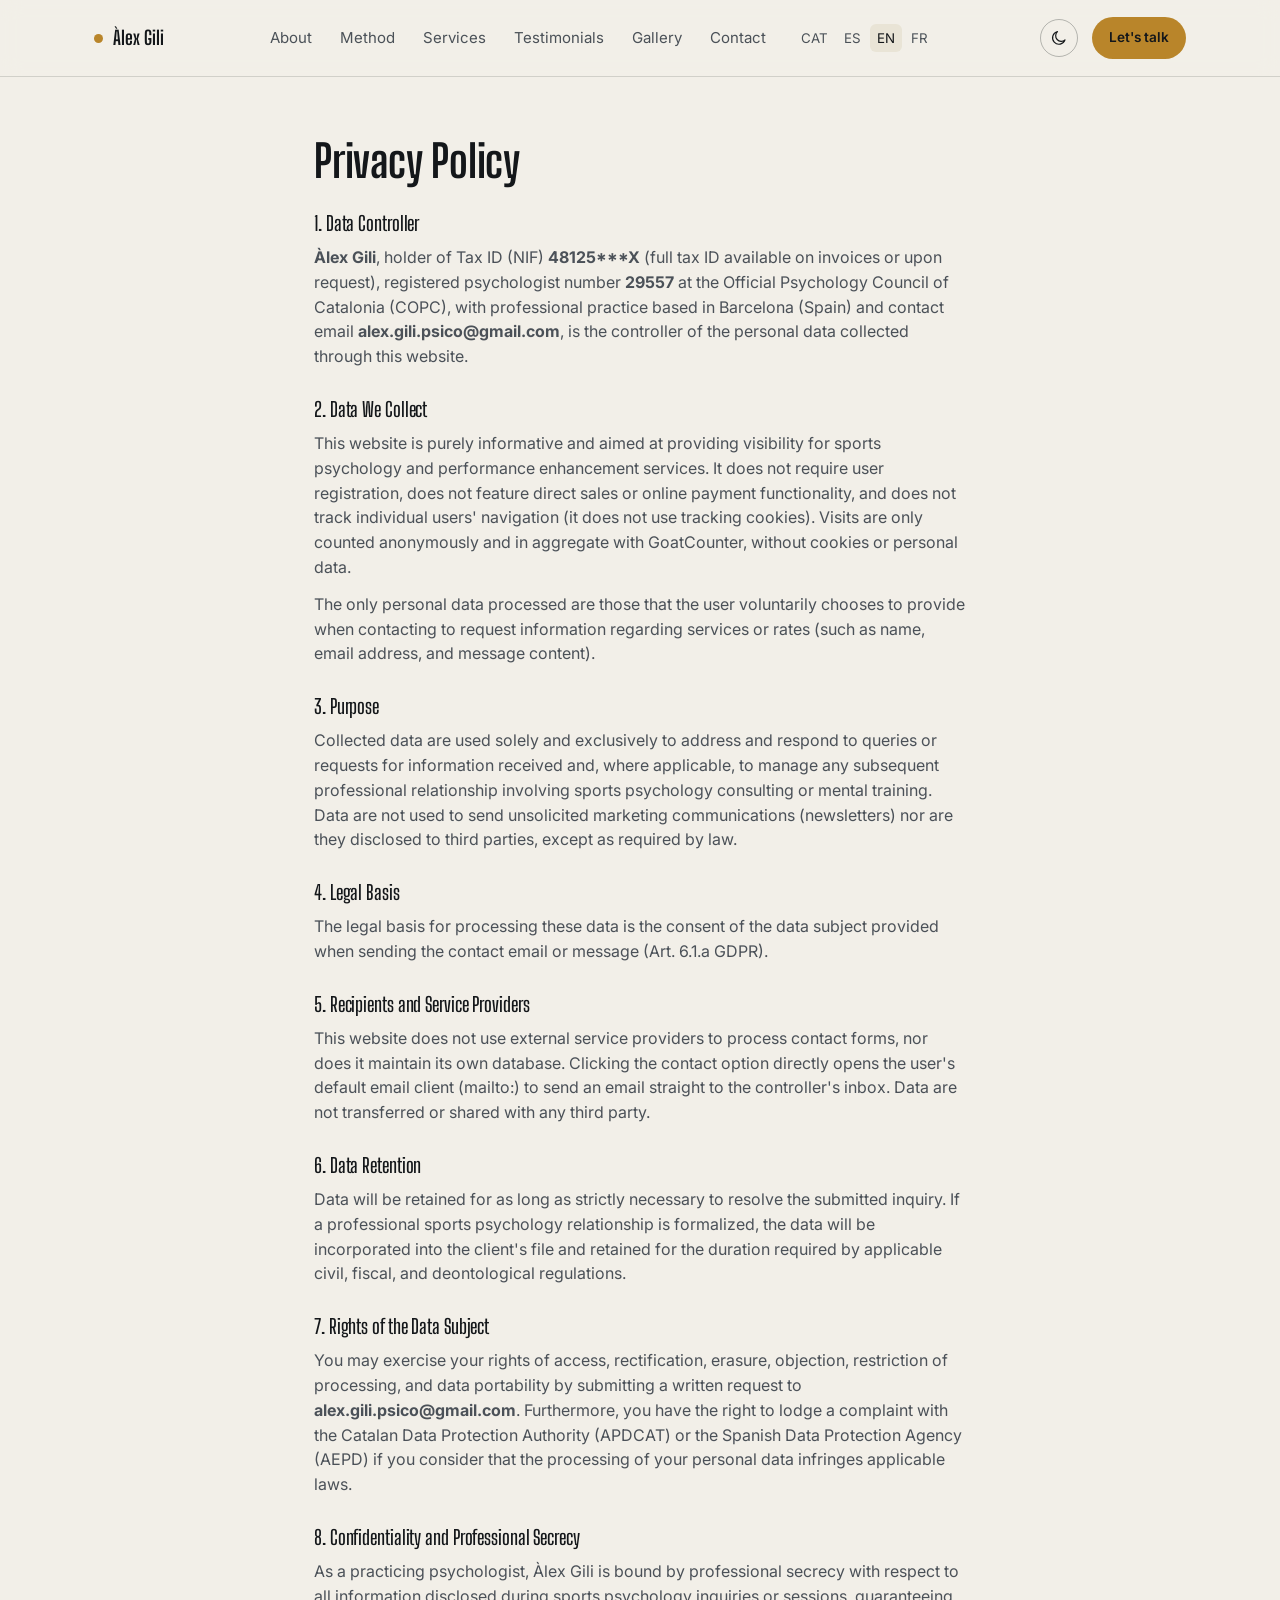
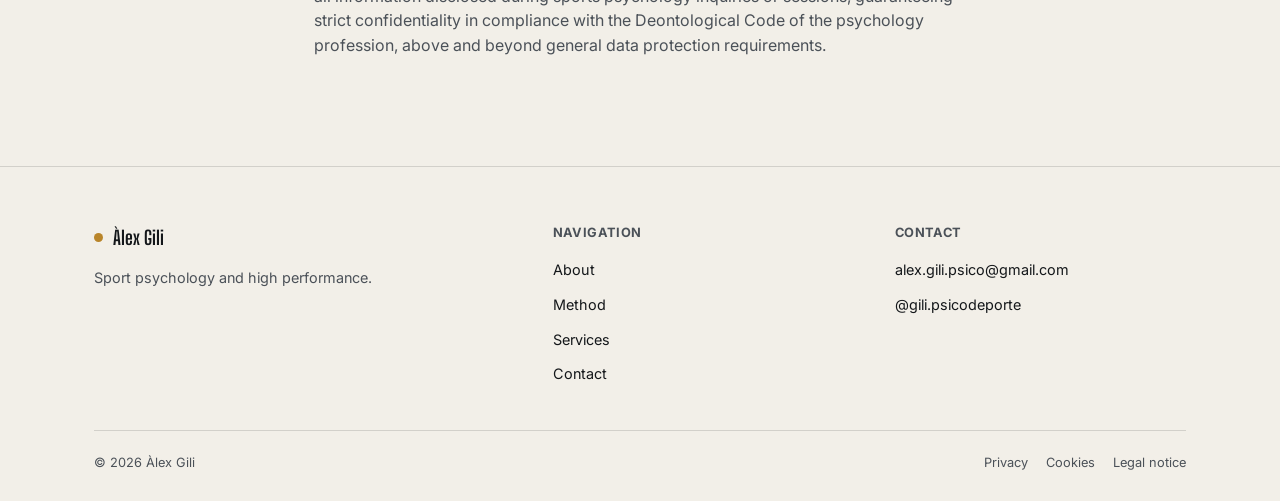
<file: privacitat.html>
<!doctype html>
<html lang="ca">
<head>
<meta charset="UTF-8">
<meta name="viewport" content="width=device-width, initial-scale=1">
<title>Política de privacitat — Àlex Gili</title>
<link rel="icon" href="data:image/svg+xml,<svg xmlns=%22http://www.w3.org/2000/svg%22 viewBox=%220 0 100 100%22><text y=%22.9em%22 font-size=%2290%22>🧠</text></svg>">
<link href="https://fonts.googleapis.com/css2?family=Big+Shoulders+Display:wght@600;700&family=Inter:wght@400;500;600&display=swap" rel="stylesheet">
<link rel="stylesheet" href="css/styles.css?v=20261008">
<script data-goatcounter="https://alexgili13.goatcounter.com/count" async src="//gc.zgo.at/count.js"></script>
</head>
<body>
<header class="site-header" id="site-header">
  <div class="container">
    <a href="index.html" class="brand"><span class="dot" aria-hidden="true"></span><span>Àlex Gili</span></a>
    <nav class="main-nav" id="main-nav" aria-label="Navegació principal">
      <a href="index.html#about" data-nav="about">Qui soc</a>
      <a href="index.html#method" data-nav="method">Mètode</a>
      <a href="index.html#services" data-nav="services">Serveis</a>
      <a href="index.html#testimonials" data-nav="testimonials">Valoracions</a>
      <a href="index.html#gallery" data-nav="gallery">Galeria</a>
      <a href="index.html#contact" data-nav="contact">Contacte</a>
      <div class="lang-switch" id="lang-switch" role="group" aria-label="Selecciona idioma"></div>
    </nav>
    <div class="header-actions">
      <button class="theme-toggle" id="theme-toggle" type="button" aria-label="Canvia entre mode clar i fosc">
        <svg class="icon-sun" viewBox="0 0 24 24" fill="none" stroke="currentColor" stroke-width="1.6" stroke-linecap="round"><circle cx="12" cy="12" r="4.2"/><path d="M12 2.5v2.2M12 19.3v2.2M4.2 4.2l1.6 1.6M18.2 18.2l1.6 1.6M2.5 12h2.2M19.3 12h2.2M4.2 19.8l1.6-1.6M18.2 5.8l1.6-1.6"/></svg>
        <svg class="icon-moon" viewBox="0 0 24 24" fill="none" stroke="currentColor" stroke-width="1.6" stroke-linecap="round" stroke-linejoin="round"><path d="M20 14.5A8.5 8.5 0 1110 3.5 6.8 6.8 0 0020 14.5z"/></svg>
      </button>
      <a href="index.html#contact" class="btn btn-accent btn-sm" id="nav-cta">Comencem</a>
      <button class="hamburger" id="hamburger" type="button" aria-label="Obre el menú" aria-expanded="false" aria-controls="main-nav"><span></span></button>
    </div>
  </div>
</header>
<main class="legal-page">
  <div class="container">
    <h1 id="privacy-title">Política de privacitat</h1>

    <section data-privacy-language="ca">

    <h4>1. Responsable del tractament</h4>

    <p><strong>Àlex Gili</strong>, amb NIF <strong>48125***X</strong> (NIF complet disponible en facturació o a sol·licitud), actuant com a professional de la psicologia col·legiat amb el número <strong>29557</strong> al Col·legi Oficial de Psicologia de Catalunya (COPC), radicant a Barcelona i amb correu electrònic de contacte <strong>alex.gili.psico@gmail.com</strong>, és el responsable del tractament de les dades personals recollides a través d'aquest lloc web.</p>
    <h4>2. Dades que recollim</h4>

    <p>Aquest lloc web té un caràcter exclusivament informatiu i de visibilitat dels serveis de psicologia esportiva i de l'optimització del rendiment oferts. No requereix registre d'usuaris, no compta amb funcionalitats de venda directa o pagament en línia, ni realitza un seguiment individual de la navegació (no utilitza galetes de rastreig). Només es comptabilitzen visites de manera anònima i agregada amb GoatCounter, sense cookies ni dades personals.</p>
    <p>Les úniques dades personals que es tracten són aquelles que la persona usuària decideix facilitar voluntàriament en posar-se en contacte per sol·licitar informació sobre els serveis o tarifes (com ara nom, correu electrònic i el contingut del missatge).</p>
    <h4>3. Finalitat</h4>

    <p>Les dades recollides s'utilitzen únicament i exclusiva per atendre i respondre les consultes o sol·licituds d'informació rebudes i, si escau, gestionar la posterior relació professional de consultoria, assessorament o entrenament mental esportiu. No s'utilitzen les dades per a l'enviament de publicitat no sol·licitada (newsletters) ni es cedeixen a tercers, excepte per obligació legal.</p>
    <h4>4. Base legal</h4>

    <p>La base legal per al tractament d'aquestes dades és el consentiment de la persona interessada en el moment de procedir a l'enviament del correu o missatge de contacte (art. 6.1.a RGPD).</p>
    <h4>5. Destinataris i proveïdors</h4>

    <p>Aquest lloc web no utilitza cap proveïdor extern per processar formularis ni disposa de base de dades pròpia. En fer clic a l'opció de contacte, s'activa directament el gestor de correu de la mateixa persona usuària (<code>mailto:</code>) per enviar un correu electrònic cap a la bústia del responsable. Les dades no es cedeixen ni es comparteixen amb cap tercer.</p>
    <h4>6. Conservació de les dades</h4>

    <p>Les dades es conservaran durant el temps estrictament necessari per resoldre la consulta plantejada. En cas que es formalitzi una relació professional de psicologia esportiva, les dades s'integraran en l'expedient corresponent i es conservaran durant els terminis exigits per la normativa civil, fiscal i deontològica aplicable.</p>
    <h4>7. Drets de la persona interessada</h4>

    <p>Pots exercir els teus drets d'accés, rectificació, supressió, oposició, limitació del tractament i portabilitat enviant una sol·licitud per escrit a <strong>alex.gili.psico@gmail.com</strong>. Així mateix, tens dret a presentar una reclamació davant l'Autoritat Catalana de Protecció de Dades (APDCAT) o l'Agència Espanyola de Protecció de Dades (AEPD) si consideres que el tractament de les teves dades no s'ajusta a la legalitat.</p>
    <h4>8. Confidencialitat i secret professional</h4>
    
    <p>Com a professional de la psicologia, Àlex Gili queda sotmès al secret professional respecte de qualsevol informació compartida en les consultes, sessions o treballs de psicologia esportiva, garantint una màxima confidencialitat d'acord amb el Codi Deontològic de la professió i més enllà de les exigències generals de la normativa de protecció de dades.</p>
    </section>

    <section data-privacy-language="es">
    <h4>1. Responsable del tratamiento</h4>
    <p><strong>Àlex Gili</strong>, con NIF <strong>48125***X</strong> (NIF completo disponible en facturación o previa solicitud), actuando como profesional de la psicología colegiado con el número <strong>29557</strong> en el Col·legi Oficial de Psicologia de Catalunya (COPC), radicando en Barcelona y con correo electrónico de contacto <strong>alex.gili.psico@gmail.com</strong>, es el responsable del tratamiento de los datos personales recopilados a través de este sitio web.</p>
    <h4>2. Datos que recopilamos</h4>
    <p>Este sitio web tiene un carácter exclusivamente informativo y de visibilidad de los servicios de psicología deportiva y optimización del rendimiento ofrecidos. No requiere registro de usuarios, no cuenta con funcionalidades de venta directa o pago en línea, ni realiza un seguimiento individual de la navegación (no utiliza cookies de rastreo). Solo se contabilizan visitas de forma anónima y agregada con GoatCounter, sin cookies ni datos personales.</p>
    <p>Los únicos datos personales que se tratan son aquellos que la persona usuaria decide facilitar voluntariamente al ponerse en contacto para solicitar información sobre los servicios o tarifas (como nombre, correo electrónico y contenido del mensaje).</p>
    <h4>3. Finalidad</h4>
    <p>Los datos recopilados se utilizan única y exclusivamente para atender y responder a las consultas o solicitudes de información recibidas y, en su caso, gestionar la posterior relación profesional de consultoría, asesoramiento o entrenamiento mental deportivo. No se utilizan los datos para el envío de publicidad no solicitada (newsletters) ni se ceden a terceros, salvo por obligación legal.</p>
    <h4>4. Base legal</h4>
    <p>La base legal para el tratamiento de estos datos es el consentimiento de la persona interesada en el momento de proceder al envío del correo o mensaje de contacto (art. 6.1.a RGPD).</p>
    <h4>5. Destinatarios y proveedores</h4>
    <p>Este sitio web no utiliza ningún proveedor externo para procesar formularios ni dispone de base de datos propia. Al hacer clic en la opción de contacto, se activa directamente el gestor de correo de la propia persona usuaria (<code>mailto:</code>) para enviar un correo electrónico a la bandeja de entrada del responsable. Los datos no se ceden ni se comparten con ningún tercero.</p>
    <h4>6. Conservación de los datos</h4>
    <p>Los datos se conservarán durante el tiempo estrictamente necesario para resolver la consulta planteada. En caso de que se formalice una relación profesional de psicología deportiva, los datos se integrarán en el expediente correspondiente y se conservarán durante los plazos exigidos por la normativa civil, fiscal y deontológica aplicable.</p>
    <h4>7. Derechos de la persona interesada</h4>
    <p>Puedes ejercer tus derechos de acceso, rectificación, supresión, oposición, limitación del tratamiento y portabilidad enviando una solicitud por escrito a <strong>alex.gili.psico@gmail.com</strong>. Asimismo, tienes derecho a presentar una reclamación ante la Autoridad Catalana de Protección de Datos (APDCAT) o la Agencia Española de Protección de Datos (AEPD) si consideras que el tratamiento de tus datos no se ajusta a la legalidad.</p>
    <h4>8. Confidencialidad y secreto profesional</h4>
    <p>Como profesional de la psicología, Àlex Gili queda sujeto al secreto profesional respecto de cualquier información compartida en las consultas, sesiones o trabajos de psicología deportiva, garantizando una máxima confidencialidad de acuerdo con el Código Deontológico de la profesión y más allá de las exigencias generales de la normativa de protección de datos.</p>
    </section>

    <section data-privacy-language="en">
    <h4>1. Data Controller</h4>
    <p><strong>Àlex Gili</strong>, holder of Tax ID (NIF) <strong>48125***X</strong> (full tax ID available on invoices or upon request), registered psychologist number <strong>29557</strong> at the Official Psychology Council of Catalonia (COPC), with professional practice based in Barcelona (Spain) and contact email <strong>alex.gili.psico@gmail.com</strong>, is the controller of the personal data collected through this website.</p>
    <h4>2. Data We Collect</h4>
    <p>This website is purely informative and aimed at providing visibility for sports psychology and performance enhancement services. It does not require user registration, does not feature direct sales or online payment functionality, and does not track individual users' navigation (it does not use tracking cookies). Visits are only counted anonymously and in aggregate with GoatCounter, without cookies or personal data.</p>
    <p>The only personal data processed are those that the user voluntarily chooses to provide when contacting to request information regarding services or rates (such as name, email address, and message content).</p>
    <h4>3. Purpose</h4>
    <p>Collected data are used solely and exclusively to address and respond to queries or requests for information received and, where applicable, to manage any subsequent professional relationship involving sports psychology consulting or mental training. Data are not used to send unsolicited marketing communications (newsletters) nor are they disclosed to third parties, except as required by law.</p>
    <h4>4. Legal Basis</h4>
    <p>The legal basis for processing these data is the consent of the data subject provided when sending the contact email or message (Art. 6.1.a GDPR).</p>
    <h4>5. Recipients and Service Providers</h4>
    <p>This website does not use external service providers to process contact forms, nor does it maintain its own database. Clicking the contact option directly opens the user's default email client (<code>mailto:</code>) to send an email straight to the controller's inbox. Data are not transferred or shared with any third party.</p>
    <h4>6. Data Retention</h4>
    <p>Data will be retained for as long as strictly necessary to resolve the submitted inquiry. If a professional sports psychology relationship is formalized, the data will be incorporated into the client's file and retained for the duration required by applicable civil, fiscal, and deontological regulations.</p>
    <h4>7. Rights of the Data Subject</h4>
    <p>You may exercise your rights of access, rectification, erasure, objection, restriction of processing, and data portability by submitting a written request to <strong>alex.gili.psico@gmail.com</strong>. Furthermore, you have the right to lodge a complaint with the Catalan Data Protection Authority (APDCAT) or the Spanish Data Protection Agency (AEPD) if you consider that the processing of your personal data infringes applicable laws.</p>
    <h4>8. Confidentiality and Professional Secrecy</h4>
    <p>As a practicing psychologist, Àlex Gili is bound by professional secrecy with respect to all information disclosed during sports psychology inquiries or sessions, guaranteeing strict confidentiality in compliance with the Deontological Code of the psychology profession, above and beyond general data protection requirements.</p>
    </section>

    <section data-privacy-language="fr">
    <h4>1. Responsable du traitement</h4>
    <p><strong>Àlex Gili</strong>, titulaire du NIF <strong>48125***X</strong> (NIF complet disponible sur facture ou sur demande), psychologue inscrit sous le numéro <strong>29557</strong> auprès du Col·legi Oficial de Psicologia de Catalunya (COPC), domicilié à Barcelone (Espagne) et disposant de l'adresse e-mail de contact <strong>alex.gili.psico@gmail.com</strong>, est le responsable du traitement des données personnelles collectées via ce site web.</p>
    <h4>2. Données collectées</h4>
    <p>Ce site web a un caractère exclusivement informatif visant à donner de la visibilité aux services de psychologie du sport et d'optimisation de la performance proposés. Il ne nécessite aucun enregistrement d'utilisateur, ne dispose pas de fonctionnalités de vente directe ou de paiement en ligne, et ne réalise aucun suivi individuel de la navigation (il n'utilise pas de cookies de traçage). Les visites sont uniquement comptabilisées de façon anonyme et agrégée avec GoatCounter, sans cookies ni données personnelles.</p>
    <p>Les seules données personnelles traitées sont celles que l'utilisateur décide volontairement de fournir lorsqu'il prend contact pour demander des informations sur les services ou les tarifs (telles que le nom, l'adresse e-mail et le contenu du message).</p>
    <h4>3. Finalité</h4>
    <p>Les données collectées sont utilisées uniquement et exclusivement pour répondre aux demandes d'information ou consultations reçues et, le cas échéant, gérer la relation professionnelle de conseil ou d'entraînement mental sportif qui en découle. Les données ne sont pas utilisées pour l'envoi de prospection commerciale non sollicitée (newsletters) et ne sont transmises à aucun tiers, sauf obligation légale.</p>
    <h4>4. Base légale</h4>
    <p>La base légale du traitement de ces données est le consentement de la personne concernée au moment de l'envoi du message ou du courrier électronique de contact (art. 6.1.a RGPD).</p>
    <h4>5. Destinataires et prestataires</h4>
    <p>Ce site web n'utilise aucun prestataire externe pour traiter des formulaires et ne dispose pas de base de données propre. En cliquant sur l'option de contact, le logiciel de messagerie de l'utilisateur s'ouvre directement (<code>mailto:</code>) pour envoyer un e-mail à la boîte de réception du responsable. Les données ne sont ni cédées ni partagées avec des tiers.</p>
    <h4>6. Conservation des données</h4>
    <p>Les données sont conservées pendant la durée strictement nécessaire à la gestion de la demande. Si une relation professionnelle en psychologie du sport est formalisée, les données seront intégrées au dossier du client et conservées pendant les durées légales exigées par la réglementation civile, fiscale et déontologique applicable.</p>
    <h4>7. Droits de la personne concernée</h4>
    <p>Vous pouvez exercer vos droits d'accès, de rectification, d'effacement, d'opposition, de limitation du traitement et de portabilité en envoyant une demande écrite à <strong>alex.gili.psico@gmail.com</strong>. De plus, vous avez le droit d'introduire une réclamation auprès de l'Autorité Catalane de Protection des Données (APDCAT) ou de l'Agence Espagnole de Protection des Données (AEPD) si vous estimez que le traitement de vos données ne respecte pas la législation en vigueur.</p>
    <h4>8. Confidentialité et secret professionnel</h4>
    <p>En tant que professionnel de la psychologie, Àlex Gili est soumis au secret professionnel concernant toute information partagée lors des consultations, séances ou travaux en psychologie du sport, garantissant une confidentialité maximale conformément au Code de déontologie de la profession, au-delà des exigences générales de la réglementation sur la protection des données.</p>
    </section>
  </div>
</main>
<footer class="site-footer" id="site-footer"></footer>
<script type="module">
import { LANGS, LANG_LABELS, NAV_LABELS, getLang, setLang } from "./js/i18n.js";
import { initTheme, toggleTheme } from "./js/theme.js";
import { loadContent } from "./js/store.js";
import { renderFooter } from "./js/footer.js";

initTheme();

const titles = {
  ca: "Política de privacitat",
  es: "Política de privacidad",
  en: "Privacy Policy",
  fr: "Politique de confidentialité"
};
const ctas = { ca: "Comencem", es: "Hablemos", en: "Let's talk", fr: "Discutons" };
const switcher = document.querySelector("#lang-switch");
const title = document.querySelector("#privacy-title");
const sections = [...document.querySelectorAll("[data-privacy-language]")];
const navLinks = [...document.querySelectorAll("[data-nav]")];
const cta = document.querySelector("#nav-cta");
let content = null;

function renderPrivacy(){
  const lang = getLang();
  renderFooter(lang, content);
  document.documentElement.lang = lang;
  document.title = `${titles[lang]} — Àlex Gili`;
  title.textContent = titles[lang];
  sections.forEach(section => { section.hidden = section.dataset.privacyLanguage !== lang; });
  const labels = NAV_LABELS[lang] || NAV_LABELS.ca;
  navLinks.forEach(a => { if (labels[a.dataset.nav]) a.textContent = labels[a.dataset.nav]; });
  if (cta) cta.textContent = ctas[lang] || ctas.ca;
  switcher.innerHTML = LANGS.map(item => `<button type="button" data-lang="${item}" aria-current="${item === lang}">${LANG_LABELS[item]}</button>`).join("");
}

switcher.addEventListener("click", event => {
  const button = event.target.closest("button[data-lang]");
  if (!button) return;
  setLang(button.dataset.lang);
  renderPrivacy();
});

const hamburger = document.querySelector("#hamburger");
const closeMenu = () => { document.body.classList.remove("nav-open"); hamburger.setAttribute("aria-expanded", "false"); };
hamburger.addEventListener("click", () => {
  const open = document.body.classList.toggle("nav-open");
  hamburger.setAttribute("aria-expanded", String(open));
});
navLinks.forEach(a => a.addEventListener("click", closeMenu));
document.addEventListener("keydown", event => { if (event.key === "Escape") closeMenu(); });
document.querySelector("#theme-toggle").addEventListener("click", () => toggleTheme());

renderPrivacy();
loadContent().then(({ data }) => { content = data; renderPrivacy(); }).catch(err => console.error(err));
</script>
</body>
</html>
</file>
<file: css/styles.css>
/* ==========================================================================
   PSICÒLEG ESPORTIU — Fulla d'estils principal
   Tokens de disseny: veure secció "1. Design tokens" per canviar colors/tipos
   ========================================================================== */

/* ---------- 1. Design tokens ---------- */
:root{
  /* Paleta clara (per defecte) */
  --ink:            #14171A;   /* text principal / grafit */
  --ink-soft:       #4B5158;
  --paper:          #F2EFE8;   /* fons principal, os/bone */
  --paper-dim:      #E9E4D6;   /* superfícies, targetes */
  --paper-raise:    #FFFFFF;
  --line:           rgba(20,23,26,.14);
  --line-strong:    rgba(20,23,26,.28);

  --accent:         #B9852A;   /* daurat / llautó — assoliment */
  --accent-ink:     #14171A;   /* text sobre accent */
  --focus-green:    #24463B;   /* verd pi — concentració */
  --focus-green-soft: #E4EBE6;

  --radius-s: 4px;
  --radius-m: 10px;
  --radius-l: 18px;

  --shadow-card: 0 1px 0 rgba(20,23,26,.06);

  --font-display: "Big Shoulders Display", "Arial Narrow", sans-serif;
  --font-body: "Inter", -apple-system, BlinkMacSystemFont, "Segoe UI", sans-serif;

  --maxw: 1220px;
  --gutter: clamp(20px, 5vw, 64px);

  --ease: cubic-bezier(.22,.61,.36,1);
}

:root[data-theme="dark"]{
  --ink:            #F2EFE8;
  --ink-soft:       #B7B2A4;
  --paper:          #14171A;
  --paper-dim:      #1C2023;
  --paper-raise:    #202427;
  --line:           rgba(242,239,232,.14);
  --line-strong:    rgba(242,239,232,.26);

  --accent:         #E0B34E;
  --accent-ink:     #14171A;
  --focus-green:    #7FA995;
  --focus-green-soft: #1E2B26;

  --shadow-card: 0 1px 0 rgba(0,0,0,.4);
}

@media (prefers-color-scheme: dark){
  :root:not([data-theme="light"]){
    --ink:            #F2EFE8;
    --ink-soft:       #B7B2A4;
    --paper:          #14171A;
    --paper-dim:      #1C2023;
    --paper-raise:    #202427;
    --line:           rgba(242,239,232,.14);
    --line-strong:    rgba(242,239,232,.26);
    --accent:         #E0B34E;
    --accent-ink:     #14171A;
    --focus-green:    #7FA995;
    --focus-green-soft: #1E2B26;
  }
}

/* ---------- 2. Reset ---------- */
*,*::before,*::after{ box-sizing: border-box; }
html{ scroll-behavior:smooth; scroll-padding-top: 77px; overflow-x: hidden; } /* alçada capçalera (76px) + vora (1px) */
body{
  margin:0;
  padding-top:76px;
  background: var(--paper);
  color: var(--ink);
  font-family: var(--font-body);
  font-size: 16px;
  line-height: 1.55;
  overflow-x: hidden;
  -webkit-font-smoothing: antialiased;
  transition: background .3s var(--ease), color .3s var(--ease);
}
img{ max-width:100%; display:block; }
a{ color:inherit; }
button{ font-family:inherit; }
ul{ margin:0; padding:0; list-style:none; }
h1,h2,h3,h4,p,figure{ margin:0; }
:focus-visible{ outline: 2px solid var(--accent); outline-offset: 3px; }

.container{ max-width: var(--maxw); margin-inline:auto; padding-inline: var(--gutter); }
.visually-hidden{ position:absolute; width:1px; height:1px; overflow:hidden; clip:rect(0,0,0,0); white-space:nowrap; }
.skip-link{
  position:absolute; left:12px; top:-60px; z-index:200;
  background:var(--ink); color:var(--paper); padding:10px 16px; border-radius: var(--radius-s);
  transition: top .2s var(--ease);
}
.skip-link:focus{ top:12px; }

@media (prefers-reduced-motion: reduce){
  html{ scroll-behavior:auto; }
  *,*::before,*::after{ animation-duration:.001ms !important; animation-iteration-count:1 !important; transition-duration:.001ms !important; scroll-behavior:auto !important; }
}

/* ---------- 3. Type scale ---------- */
.eyebrow{
  font-family: var(--font-body);
  font-weight: 600;
  font-size: .8rem;
  letter-spacing: .01em;
  color: var(--focus-green);
}
:root[data-theme="dark"] .eyebrow{ color: var(--accent); }
h1,.h1{ font-family: var(--font-display); font-weight: 700; letter-spacing: -.01em; line-height: .96; font-size: clamp(2.6rem, 6.2vw, 5.4rem); }
h2,.h2{ font-family: var(--font-display); font-weight: 700; letter-spacing: -.005em; line-height: 1.02; font-size: clamp(2rem, 3.8vw, 3.1rem); }
h3,.h3{ font-family: var(--font-display); font-weight: 600; line-height: 1.08; font-size: clamp(1.3rem, 2vw, 1.7rem); }
.lede{ font-size: clamp(1.05rem, 1.6vw, 1.25rem); color: var(--ink-soft); max-width: 46ch; }
.body-max{ max-width: 62ch; }

/* ---------- 4. Header / nav ---------- */
.site-header{
  position:fixed; top:0; left:0; right:0; z-index:100;
  background: color-mix(in srgb, var(--paper) 88%, transparent);
  backdrop-filter: blur(10px);
  border-bottom: 1px solid var(--line);
}
.site-header .container{ display:grid; grid-template-columns:auto minmax(0,1fr) auto; align-items:center; height:76px; gap:24px; }
.brand{ display:flex; align-items:center; gap:10px; font-family: var(--font-display); font-weight:700; font-size:1.2rem; text-decoration:none; white-space:nowrap; }
.brand .dot{ width:9px; height:9px; border-radius:50%; background:var(--accent); }
.main-nav{ display:flex; align-items:center; justify-content:center; gap:28px; min-width:0; }
.main-nav a{ text-decoration:none; font-size:.94rem; color:var(--ink-soft); padding:6px 0; border-bottom:1px solid transparent; transition: color .2s var(--ease), border-color .2s var(--ease); }
.main-nav a:hover, .main-nav a:focus-visible{ color: var(--ink); border-color: var(--accent); }
.main-nav a[aria-current="true"]{ color: var(--ink); border-color: var(--accent); }
.header-actions{ display:flex; align-items:center; gap:14px; }

.lang-switch{ display:flex; gap:2px; font-size:.78rem; font-weight:600; }
.lang-switch button{ background:none; border:none; color:var(--ink-soft); cursor:pointer; padding:6px 7px; border-radius:6px; }
.lang-switch button[aria-current="true"]{ color:var(--ink); background:var(--paper-dim); }

.theme-toggle{
  width:38px; height:38px; border-radius:50%; border:1px solid var(--line-strong);
  background:transparent; color:var(--ink); cursor:pointer; display:flex; align-items:center; justify-content:center;
  transition: background .2s var(--ease), transform .2s var(--ease);
}
.theme-toggle:hover{ background: var(--paper-dim); }
.theme-toggle svg{ width:18px; height:18px; }
:root[data-theme="dark"] .icon-sun{ display:block; }
:root[data-theme="dark"] .icon-moon{ display:none; }
.icon-moon{ display:block; }
.icon-sun{ display:none; }

.btn{
  display:inline-flex; align-items:center; gap:8px; justify-content:center;
  padding: 13px 24px; border-radius: 999px; border:1px solid transparent;
  font-weight:600; font-size:.94rem; text-decoration:none; cursor:pointer;
  transition: transform .18s var(--ease), background .2s var(--ease), color .2s var(--ease), border-color .2s var(--ease);
}
.btn:active{ transform: scale(.97); }
.btn-primary{ background:var(--ink); color:var(--paper); }
.btn-primary:hover{ background: var(--focus-green); }
.btn-accent{ background:var(--accent); color:var(--accent-ink); }
.btn-accent:hover{ filter:brightness(1.06); }
.btn-ghost{ background:transparent; color:var(--ink); border-color: var(--line-strong); }
.btn-ghost:hover{ border-color: var(--ink); }
.btn-sm{ padding:9px 16px; font-size:.85rem; }
.btn[disabled]{ opacity:.5; cursor:not-allowed; }

.hamburger{ display:none; width:42px; height:42px; border-radius:8px; border:1px solid var(--line-strong); background:transparent; cursor:pointer; align-items:center; justify-content:center; }
.hamburger span{ display:block; width:18px; height:2px; background:var(--ink); position:relative; }
.hamburger span::before,.hamburger span::after{ content:""; position:absolute; left:0; width:18px; height:2px; background:var(--ink); transition: transform .25s var(--ease), opacity .25s var(--ease); }
.hamburger span::before{ top:-6px; }
.hamburger span::after{ top:6px; }
.nav-open .hamburger span{ background:transparent; }
.nav-open .hamburger span::before{ transform: translateY(6px) rotate(45deg); }
.nav-open .hamburger span::after{ transform: translateY(-6px) rotate(-45deg); }

/* ---------- 5. Hero ---------- */
.hero{ padding: 64px 0 clamp(48px,8vw,96px); position:relative; overflow:clip; }
.hero .container{ display:grid; grid-template-columns: 1.15fr .85fr; gap: clamp(24px,4vw,64px); align-items:end; }
.hero-copy{ padding-bottom: 10px; }
.hero-copy .eyebrow{ display:block; margin-bottom:18px; }
.hero-copy h1{ margin-bottom:22px; }
.hero-copy .lede{ margin-bottom:34px; }
.hero-actions{ display:flex; flex-wrap:wrap; gap:14px; margin-bottom:44px; }
.hero-stats{ display:flex; gap: clamp(20px,4vw,44px); flex-wrap:wrap; border-top:1px solid var(--line); padding-top:22px; }
.hero-stats .stat b{ font-family:var(--font-display); font-size:2rem; font-weight:700; display:block; color:var(--accent); }
.hero-stats .stat span{ font-size:.82rem; color:var(--ink-soft); }

.hero-visual{ position:relative; }
.hero-visual .frame{ position:relative; border-radius: var(--radius-l); overflow:hidden; aspect-ratio: 4/5; border:1px solid var(--line); }
.hero-visual img{ width:100%; height:100%; object-fit:cover; }
.hero-visual .badge{
  position:absolute; left:-18px; bottom:26px; background:var(--paper-raise); border:1px solid var(--line);
  border-radius: var(--radius-m); padding:14px 18px; box-shadow: var(--shadow-card);
  display:flex; align-items:center; gap:10px; max-width:230px;
}
.hero-visual .badge svg{ width:22px; height:22px; color:var(--focus-green); flex:none; }
.hero-visual .badge span{ font-size:.8rem; color:var(--ink-soft); line-height:1.3; }

/* ---------- 6. Section shell ---------- */
.section{ padding: clamp(56px,9vw,120px) 0; }
.section-alt{ background: var(--paper-dim); }
.section-head{ display:flex; justify-content:space-between; align-items:flex-end; gap:24px; margin-bottom: clamp(32px,5vw,56px); flex-wrap:wrap; }
.section-head .eyebrow{ display:block; margin-bottom:14px; }
.section-head h2{ max-width: 18ch; }
.section-head .lede{ margin-top:14px; }

.reveal{ opacity:0; transform: translateY(18px); transition: opacity .6s var(--ease), transform .6s var(--ease); }
.reveal.is-visible{ opacity:1; transform:none; }

/* ---------- 7. About ---------- */
.about .container{ display:grid; grid-template-columns: .8fr 1.2fr; gap: clamp(32px,5vw,72px); align-items:start; }
.about-photo{ border-radius: var(--radius-l); overflow:hidden; border:1px solid var(--line); aspect-ratio:3/4; position:sticky; top:100px; }
.about-photo img{ width:100%; height:100%; object-fit:cover; }
.about-body p{ color:var(--ink-soft); margin-bottom:18px; max-width:60ch; }
.about-body h2{ margin-bottom:26px; }
.credentials{ margin-top:32px; display:grid; gap:10px; border-top:1px solid var(--line); padding-top:24px; }
.credentials li{ display:flex; gap:12px; font-size:.92rem; color:var(--ink-soft); align-items:flex-start; }
.credentials svg{ width:16px; height:16px; flex:none; margin-top:3px; color:var(--accent); }

/* ---------- 8. Method ---------- */
.method-list{ display:grid; gap:0; border-top:1px solid var(--line); }
.method-step{ display:grid; grid-template-columns: 100px 1fr; gap: clamp(16px,3vw,40px); padding: 30px 0; border-bottom:1px solid var(--line); align-items:start; }
.method-step .num{ font-family:var(--font-display); font-size:2.6rem; font-weight:700; color: var(--line-strong); line-height:1; }
.method-step .content{ display:flex; gap:20px; align-items:flex-start; }
.method-step .icon{ width:40px; height:40px; border-radius:10px; background:var(--method-icon-bg); color:var(--method-icon-color); display:flex; align-items:center; justify-content:center; flex:none; box-shadow:0 0 0 1px color-mix(in srgb, var(--method-icon-color) 18%, transparent); }
.method-step:nth-child(1) .icon{ --method-icon-bg:#E4F0FF; --method-icon-color:#2166B1; }
.method-step:nth-child(2) .icon{ --method-icon-bg:#FFF0D7; --method-icon-color:#B56A08; }
.method-step:nth-child(3) .icon{ --method-icon-bg:#F0E8FF; --method-icon-color:#7048A8; }
.method-step:nth-child(4) .icon{ --method-icon-bg:#E1F3EA; --method-icon-color:#167A58; }
.method-step:nth-child(5) .icon{ --method-icon-bg:#FFE5E8; --method-icon-color:#B43D58; }
:root[data-theme="dark"] .method-step:nth-child(1) .icon{ --method-icon-bg:#1B3048; --method-icon-color:#78B5F0; }
:root[data-theme="dark"] .method-step:nth-child(2) .icon{ --method-icon-bg:#49351D; --method-icon-color:#F2B85A; }
:root[data-theme="dark"] .method-step:nth-child(3) .icon{ --method-icon-bg:#342747; --method-icon-color:#C2A0F2; }
:root[data-theme="dark"] .method-step:nth-child(4) .icon{ --method-icon-bg:#1D3A31; --method-icon-color:#6ED0A8; }
:root[data-theme="dark"] .method-step:nth-child(5) .icon{ --method-icon-bg:#482530; --method-icon-color:#F08A9F; }
.method-step .icon svg{ width:20px; height:20px; }
.method-step h3{ margin-bottom:8px; }
.method-step p{ color:var(--ink-soft); max-width:60ch; }

/* ---------- 9. Cards grid (services) ---------- */
.card-grid{ display:grid; grid-template-columns: repeat(3, 1fr); gap: 20px; }
.service-card{
  background: var(--paper-raise); border:1px solid var(--line); border-radius: var(--radius-m);
  padding: 28px; display:flex; flex-direction:column; gap:16px; transition: border-color .2s var(--ease), transform .2s var(--ease);
}
.service-card:hover{ border-color: var(--line-strong); transform: translateY(-3px); }
.service-card .icon{ width:44px; height:44px; border-radius:10px; background:var(--focus-green-soft); color:var(--focus-green); display:flex; align-items:center; justify-content:center; }
:root[data-theme="dark"] .service-card .icon{ color:var(--accent); }
.service-card:nth-child(1) .icon{ background:#E4F0FF; color:#2166B1; }
.service-card:nth-child(2) .icon{ background:#E1F3EA; color:#167A58; }
.service-card:nth-child(3) .icon{ background:#FFF0D7; color:#B56A08; }
.service-card:nth-child(4) .icon{ background:#F0E8FF; color:#7048A8; }
.service-card:nth-child(5) .icon{ background:#FFE9D8; color:#B85B1B; }
.service-card:nth-child(6) .icon{ background:#FFE5E8; color:#B43D58; }
:root[data-theme="dark"] .service-card:nth-child(1) .icon{ background:#1B3048; color:#78B5F0; }
:root[data-theme="dark"] .service-card:nth-child(2) .icon{ background:#1D3A31; color:#6ED0A8; }
:root[data-theme="dark"] .service-card:nth-child(3) .icon{ background:#49351D; color:#F2B85A; }
:root[data-theme="dark"] .service-card:nth-child(4) .icon{ background:#342747; color:#C2A0F2; }
:root[data-theme="dark"] .service-card:nth-child(5) .icon{ background:#4A3023; color:#F2AA73; }
:root[data-theme="dark"] .service-card:nth-child(6) .icon{ background:#482530; color:#F08A9F; }
.service-card .icon svg{ width:22px; height:22px; }
.service-card h3{ margin-top:2px; }
.service-card p{ color:var(--ink-soft); font-size:.95rem; flex:1; }
.service-meta{ display:flex; justify-content:space-between; align-items:center; border-top:1px solid var(--line); padding-top:16px; font-size:.85rem; color:var(--ink-soft); }
.service-meta b{ color:var(--ink); font-family:var(--font-display); font-size:1.15rem; }
.service-card .btn{ align-self:flex-start; }

/* ---------- 10. Pricing ---------- */
.pricing-grid{ display:grid; grid-template-columns: repeat(4, 1fr); gap:18px; }
.price-card{ background:var(--paper-raise); border:1px solid var(--line); border-radius: var(--radius-m); padding:26px; display:flex; flex-direction:column; gap:14px; position:relative; }
.price-card.recommended{ border-color: var(--accent); box-shadow: 0 0 0 1px var(--accent); }
.price-card .flag{ position:absolute; top:-13px; left:24px; background:var(--accent); color:var(--accent-ink); font-size:.72rem; font-weight:700; padding:5px 12px; border-radius:999px; }
.price-card .amount{ font-family:var(--font-display); font-size:2.2rem; font-weight:700; }
.price-card .duration{ font-size:.82rem; color:var(--ink-soft); }
.price-card p{ font-size:.9rem; color:var(--ink-soft); flex:1; }

/* ---------- 11. Testimonials ---------- */
.testimonial-slider{ position:relative; max-width: 780px; }
.testimonial-track{ overflow:hidden; }
.testimonial-slides{ display:flex; transition: transform .5s var(--ease); }
.t-slide{ flex:0 0 100%; padding: 6px 4px; }
.t-slide blockquote{ font-family:var(--font-display); font-weight:500; font-size: clamp(1.2rem,2.4vw,1.6rem); line-height:1.3; margin:0 0 22px; }
.t-slide footer{ display:flex; align-items:center; gap:12px; }
.testimonial-avatar{ width:46px; height:46px; border-radius:50%; display:flex; align-items:center; justify-content:center; flex:none; }
.testimonial-avatar svg{ width:25px; height:25px; }
.testimonial-avatar.compass{ background:#F0E8FF; color:#7048A8; }
.testimonial-avatar.activity{ background:#FFF0D7; color:#B56A08; }
.testimonial-avatar.users{ background:#E1F3EA; color:#167A58; }
:root[data-theme="dark"] .testimonial-avatar.compass{ background:#342747; color:#C2A0F2; }
:root[data-theme="dark"] .testimonial-avatar.activity{ background:#49351D; color:#F2B85A; }
:root[data-theme="dark"] .testimonial-avatar.users{ background:#1D3A31; color:#6ED0A8; }
.t-slide footer .who b{ display:block; font-size:.92rem; }
.t-slide footer .who span{ font-size:.8rem; color:var(--ink-soft); }
.slider-controls{ display:flex; gap:10px; margin-top:28px; align-items:center; }
.slider-btn{ width:38px; height:38px; border-radius:50%; border:1px solid var(--line-strong); background:transparent; cursor:pointer; display:flex; align-items:center; justify-content:center; }
.slider-btn svg{ width:16px; height:16px; }
.slider-dots{ display:flex; gap:6px; margin-left:8px; }
.slider-dots button{ width:7px; height:7px; border-radius:50%; background:var(--line-strong); border:none; cursor:pointer; padding:0; }
.slider-dots button[aria-current="true"]{ background:var(--accent); }

/* ---------- 12. Gallery ---------- */
.gallery-note{ max-width:60ch; color:var(--ink-soft); margin:0 0 28px; }
.gallery-grid{ display:grid; grid-template-columns:repeat(3, 1fr); gap:18px; }
.gallery-item{ margin:0; overflow:hidden; border-radius:var(--radius-m); background:var(--paper-raise); border:1px solid var(--line); }
.gallery-item img{ display:block; width:100%; aspect-ratio:4 / 3; object-fit:cover; object-position:center 22%; }
.gallery-item img[src*="gallery-05"],
.gallery-item img[src*="gallery-10"]{ object-position:center 5%; }
.gallery-item img[src*="gallery-03"]{ object-position:center 80%; }
.gallery-item figcaption{ padding:12px 14px 14px; color:var(--ink-soft); font-size:.88rem; }

/* ---------- 13. News / articles / resources list ---------- */
.grid-3{ display:grid; grid-template-columns: repeat(3,1fr); gap:22px; }
.post-card{ display:flex; flex-direction:column; text-decoration:none; color:inherit; border-radius: var(--radius-m); overflow:hidden; border:1px solid var(--line); background:var(--paper-raise); }
.post-card .thumb{ aspect-ratio: 16/10; overflow:hidden; }
.post-card .thumb img{ width:100%; height:100%; object-fit:cover; transition: transform .4s var(--ease); }
.post-card:hover .thumb img{ transform: scale(1.04); }
.post-body{ padding:20px 22px 24px; display:flex; flex-direction:column; gap:10px; flex:1; }
.post-meta{ display:flex; gap:10px; font-size:.76rem; color:var(--ink-soft); text-transform:uppercase; letter-spacing:.03em; }
.post-meta .cat{ color:var(--focus-green); font-weight:700; }
:root[data-theme="dark"] .post-meta .cat{ color:var(--accent); }
.post-card h3{ font-size:1.2rem; }
.post-card p{ font-size:.9rem; color:var(--ink-soft); flex:1; }
.post-tags{ display:flex; flex-wrap:wrap; gap:6px; margin-top:4px; }
.post-tags span{ font-size:.72rem; color:var(--ink-soft); border:1px solid var(--line); border-radius:999px; padding:3px 9px; }

.resource-card{ display:flex; gap:16px; padding:18px; border:1px solid var(--line); border-radius: var(--radius-m); background:var(--paper-raise); align-items:center; }
.resource-card .thumb{ width:84px; height:84px; border-radius:8px; overflow:hidden; flex:none; }
.resource-card .thumb img{ width:100%; height:100%; object-fit:cover; }
.resource-card .meta{ flex:1; }
.resource-card .meta small{ text-transform:uppercase; letter-spacing:.03em; font-size:.72rem; color:var(--focus-green); font-weight:700; }
:root[data-theme="dark"] .resource-card .meta small{ color:var(--accent); }
.resource-card h3{ font-size:1.02rem; margin:4px 0 6px; }
.resource-card p{ font-size:.85rem; color:var(--ink-soft); }
.resource-grid{ display:grid; grid-template-columns: repeat(2,1fr); gap:16px; }

.section-footer-link{ margin-top:36px; display:flex; }

/* ---------- 14. Contact ---------- */
.contact .container{ display:grid; grid-template-columns: .9fr 1.1fr; gap: clamp(32px,5vw,72px); }
.contact-info{ display:flex; flex-direction:column; gap:26px; }
.contact-info .item{ display:flex; gap:14px; align-items:flex-start; }
.contact-info .item svg{ width:20px; height:20px; color:var(--accent); flex:none; margin-top:3px; }
.contact-info .item a{ text-decoration:none; }
.contact-info .item a:hover{ color: var(--accent); }
.contact-info .item b{ display:block; font-size:.78rem; text-transform:uppercase; letter-spacing:.03em; color:var(--ink-soft); margin-bottom:2px; }

.contact-form{ display:grid; gap:16px; }
.field{ display:grid; gap:6px; }
.field label{ font-size:.82rem; font-weight:600; }
.field input, .field textarea{
  background: var(--paper-raise); border:1px solid var(--line-strong); border-radius: var(--radius-s);
  padding:13px 14px; font-family:inherit; font-size:.95rem; color:var(--ink); width:100%;
}
.field input:focus-visible, .field textarea:focus-visible{ outline:2px solid var(--accent); outline-offset:1px; }
.field textarea{ min-height:130px; resize:vertical; }
.form-note{ font-size:.78rem; color:var(--ink-soft); }
.form-status{ font-size:.85rem; font-weight:600; margin:0; min-height:1.2em; }
.form-status[data-state="ok"]{ color: var(--focus-green); }
:root[data-theme="dark"] .form-status[data-state="ok"]{ color: var(--accent); }
.form-status[data-state="error"]{ color:#C0392B; }
:root[data-theme="dark"] .form-status[data-state="error"]{ color:#E88B7D; }

/* ---------- 15. Footer ---------- */
.site-footer{ border-top:1px solid var(--line); padding: 56px 0 28px; }
.footer-top{ display:grid; grid-template-columns: 1.4fr 1fr 1fr; gap: clamp(24px,4vw,60px); margin-bottom:44px; }
.footer-brand .brand{ margin-bottom:14px; }
.footer-brand p{ color:var(--ink-soft); max-width:34ch; font-size:.9rem; }
.footer-col h4{ font-size:.8rem; text-transform:uppercase; letter-spacing:.03em; color:var(--ink-soft); margin-bottom:14px; }
.footer-col ul{ display:grid; gap:10px; }
.footer-col a{ text-decoration:none; font-size:.9rem; color:var(--ink); }
.footer-col a:hover{ color:var(--accent); }
.footer-bottom{ display:flex; justify-content:space-between; gap:16px; flex-wrap:wrap; border-top:1px solid var(--line); padding-top:22px; font-size:.8rem; color:var(--ink-soft); }
.footer-bottom .legal-links{ display:flex; gap:18px; }
.footer-bottom a{ text-decoration:none; color:var(--ink-soft); }
.footer-bottom a:hover{ color:var(--ink); }

/* ---------- 16. Demo badge ---------- */
.demo-flag{ display:inline-block; font-size:.65rem; font-weight:700; text-transform:uppercase; letter-spacing:.04em; background: var(--accent); color:var(--accent-ink); padding:2px 8px; border-radius:999px; margin-left:8px; vertical-align:middle; }

/* ---------- 17. Article reading page ---------- */
.article-header{ padding: 48px 0 12px; }
.article-header .meta{ display:flex; gap:12px; font-size:.82rem; color:var(--ink-soft); margin-bottom:18px; }
.article-header h1{ font-size: clamp(2rem,4.6vw,3.2rem); max-width:22ch; }
.article-header .intro{ margin-top:20px; color:var(--ink-soft); max-width:60ch; font-size:1.1rem; }
.article-cover{ margin: 32px 0; border-radius: var(--radius-l); overflow:hidden; aspect-ratio:16/8; }
.article-cover img{ width:100%; height:100%; object-fit:cover; }
.article-body{ max-width: 68ch; margin-inline:auto; font-size:1.06rem; line-height:1.75; }
.article-body h2{ font-size:1.5rem; margin:40px 0 16px; }
.article-body p{ margin-bottom:20px; color: var(--ink); }
.article-body a{ color: var(--focus-green); text-decoration-color: var(--line-strong); }
:root[data-theme="dark"] .article-body a{ color:var(--accent); }
.article-footer{ max-width:68ch; margin: 48px auto 0; border-top:1px solid var(--line); padding-top:24px; display:flex; justify-content:space-between; flex-wrap:wrap; gap:16px; }

/* ---------- 18. Legal pages ---------- */
.legal-page{ padding: 64px 0 96px; font-family: var(--font-body); }
.legal-page .container{ max-width: 780px; }
.legal-page h1,.legal-page h2,.legal-page h3,.legal-page h4{ font-family: var(--font-display); color: var(--ink); letter-spacing:-.005em; }
.legal-page h1{ font-size: clamp(2rem,4vw,2.8rem); margin-bottom:24px; }
.legal-page h2{ font-size:1.8rem; font-weight:700; line-height:1.1; margin:36px 0 14px; }
.legal-page h3{ font-size:1.4rem; font-weight:600; line-height:1.15; margin:28px 0 10px; }
.legal-page h4{ font-size:1.25rem; font-weight:600; line-height:1.2; margin:28px 0 10px; }
.legal-page p, .legal-page li{ color:var(--ink-soft); margin-bottom:12px; }
.legal-page ul, .legal-page ol{ padding-left:22px; margin:0 0 12px; }
.legal-page ul{ list-style:disc; }
.legal-page ol{ list-style:decimal; }
.legal-page strong, .legal-page code{ font-family: inherit; }
.legal-page code{ font-size:inherit; }

/* ---------- 19. Cookie banner ---------- */
.cookie-banner{
  position:fixed; left:16px; right:16px; bottom:16px; z-index:200; max-width:560px; margin-inline:auto;
  background: var(--ink); color: var(--paper); border-radius: var(--radius-m); padding:20px 22px;
  display:flex; flex-direction:column; gap:14px; box-shadow: 0 12px 40px rgba(0,0,0,.25);
  transform: translateY(140%); transition: transform .4s var(--ease);
}
.cookie-banner.is-visible{ transform:none; }
.cookie-banner p{ font-size:.85rem; opacity:.85; margin:0; }
.cookie-actions{ display:flex; gap:10px; flex-wrap:wrap; }
.cookie-banner .btn-ghost{ border-color: rgba(242,239,232,.3); color: var(--paper); }

/* ---------- 19b. Floating WhatsApp button ---------- */
.wa-fab{
  position:fixed; right:18px; bottom:18px; z-index:150;
  width:56px; height:56px; border-radius:50%;
  background:#25D366; color:#fff; display:flex; align-items:center; justify-content:center;
  box-shadow: 0 8px 24px rgba(0,0,0,.22); text-decoration:none;
  transition: transform .2s var(--ease), box-shadow .2s var(--ease);
}
.wa-fab:hover{ transform: translateY(-2px) scale(1.04); box-shadow: 0 12px 30px rgba(0,0,0,.28); }
.wa-fab svg{ width:28px; height:28px; }
.wa-fab[hidden]{ display:none; }
@media (max-width: 760px){
  .wa-fab{ width:52px; height:52px; right:14px; bottom:14px; }
  .cookie-banner{ right:12px; left:12px; }
}

/* ---------- 19c. No-JS fallback ---------- */
.reveal.no-js-visible{ opacity:1; transform:none; }

/* ---------- 20. Empty states ---------- */
.empty-state{ text-align:left; padding:40px 0; color:var(--ink-soft); font-size:.95rem; }

/* ---------- 21. Responsive ---------- */
@media (max-width: 980px){
  .card-grid{ grid-template-columns: repeat(2,1fr); }
  .pricing-grid{ grid-template-columns: repeat(2,1fr); }
  .grid-3{ grid-template-columns: repeat(2,1fr); }
  .gallery-grid{ grid-template-columns: repeat(2,1fr); }
  .about .container{ grid-template-columns: 1fr; }
  .about-photo{ position:static; max-width:360px; }
  .contact .container{ grid-template-columns: 1fr; }
  .footer-top{ grid-template-columns: 1fr 1fr; }
}

@media (max-width: 760px){
  .main-nav{
    position:fixed; top:76px; left:0; right:0; height: calc(100dvh - 76px); z-index:120;
    background: var(--paper); padding: 28px var(--gutter);
    display:flex; flex-direction:column; align-items:flex-start; gap:6px; border-top:1px solid var(--line);
    transform: translateX(100%); transition: transform .3s var(--ease); overflow:auto;
  }
  .nav-open .main-nav{ transform:none; }
  .main-nav a{ font-size:1.15rem; padding:12px 0; width:100%; }
  .hamburger{ display:flex; }
  .lang-switch{ order:2; }
  .hero .container{ grid-template-columns: 1fr; }
  .hero-visual{ order:-1; max-width:340px; }
  .hero-stats{ gap:20px; }
  .card-grid, .pricing-grid, .grid-3, .resource-grid, .gallery-grid{ grid-template-columns: 1fr; }
  .footer-top{ grid-template-columns:1fr; }
  .method-step{ grid-template-columns: 56px 1fr; }
  .method-step .num{ font-size:1.7rem; }
  .method-step .content{ flex-direction:column; }
  .hero-visual .badge{ left:0; }
  .nav-open{ overflow:hidden; }
}

@media (max-width: 480px){
  body{ padding-top:64px; }
  .site-header .container{ height:64px; gap:12px; }
  html{ scroll-padding-top: 65px; }
  .main-nav{ top:64px; height: calc(100dvh - 64px); }
  .hero{ padding-top:40px; }
  .hero-actions{ gap:10px; }
  .hero-actions .btn{ flex:1 1 100%; }
  .hero-stats{ gap:16px 24px; }
  .hero-stats .stat b{ font-size:1.6rem; }
  .hero-visual{ max-width:100%; }
  .hero-visual .badge{ position:static; margin-top:14px; max-width:none; }
  .btn{ padding:12px 18px; }
  .section-head h2{ max-width:none; }
  .testimonial-slider .t-slide blockquote{ font-size:1.15rem; }
  .footer-bottom{ flex-direction:column; align-items:flex-start; gap:12px; }
  .price-card, .service-card{ padding:22px; }
}
</file>
<file: css/admin.css>
/* Estils del panell d'administració. Reutilitza els tokens de styles.css. */
body{ background: var(--paper-dim); }

.admin-shell{ display:grid; grid-template-columns: 260px 1fr; min-height:100vh; }

.admin-side{ background: var(--ink); color: var(--paper); display:flex; flex-direction:column; padding:22px 16px; position:sticky; top:0; height:100vh; }
.admin-brand{ display:flex; align-items:center; gap:10px; padding:8px 10px 22px; border-bottom:1px solid rgba(242,239,232,.14); margin-bottom:14px; }
.admin-brand .dot{ width:10px; height:10px; border-radius:50%; background:var(--accent); flex:none; }
.admin-brand strong{ display:block; font-size:.92rem; }
.admin-brand small{ color:#B7B2A4; font-size:.74rem; }
.admin-nav{ display:flex; flex-direction:column; gap:2px; flex:1; overflow:auto; }
.admin-nav button{ text-align:left; background:none; border:none; color:#D8D4C8; padding:11px 12px; border-radius:8px; font-size:.88rem; cursor:pointer; }
.admin-nav button:hover{ background: rgba(242,239,232,.08); }
.admin-nav button.active{ background: var(--accent); color: var(--accent-ink); font-weight:600; }
.admin-back{ color:#B7B2A4; font-size:.82rem; padding:12px 10px 4px; text-decoration:none; }
.admin-back:hover{ color:var(--paper); }

.admin-main{ padding: 28px clamp(20px,3vw,44px) 80px; max-width: 980px; }
.admin-topbar{ display:flex; justify-content:space-between; align-items:flex-start; gap:20px; flex-wrap:wrap; margin-bottom:8px; }
.admin-topbar h1{ font-family: var(--font-display); font-size:1.7rem; margin:0; }
.save-indicator{ font-size:.8rem; color: var(--ink-soft); margin:4px 0 0; }
.save-indicator.saved{ color: var(--focus-green); }
.admin-actions{ display:flex; gap:8px; flex-wrap:wrap; }

.admin-notice{ display:none; background: var(--focus-green-soft); color: var(--focus-green); border:1px solid var(--focus-green); padding:12px 16px; border-radius: var(--radius-s); font-size:.86rem; margin: 14px 0; }
.admin-notice.visible{ display:block; }
.admin-notice.warn{ background:#FBEFDD; color:#7A4B12; border-color:#D9A441; }

.admin-panel{ background: var(--paper-raise); border:1px solid var(--line); border-radius: var(--radius-m); padding: clamp(20px,3vw,34px); margin-top:18px; }
.admin-panel h2{ font-family:var(--font-display); font-size:1.3rem; margin:0 0 6px; }
.admin-panel > .panel-desc{ color:var(--ink-soft); font-size:.9rem; margin-bottom:26px; max-width:70ch; }

.a-field{ display:grid; gap:6px; margin-bottom:18px; }
.a-field label{ font-size:.82rem; font-weight:600; }
.a-field .hint{ font-size:.76rem; color: var(--ink-soft); font-weight:400; }
.a-field input[type=text], .a-field input[type=email], .a-field input[type=url], .a-field input[type=date], .a-field input[type=number], .a-field textarea, .a-field select{
  background: var(--paper); border:1px solid var(--line-strong); border-radius: var(--radius-s); padding:11px 12px; font-family:inherit; font-size:.92rem; color:var(--ink); width:100%;
}
.a-field textarea{ min-height:90px; resize:vertical; }
.a-checkbox{ display:flex; align-items:center; gap:10px; font-size:.88rem; font-weight:600; margin-bottom:18px; }
.a-checkbox input{ width:18px; height:18px; }

.a-row{ display:grid; grid-template-columns: 1fr 1fr; gap:16px; }
@media (max-width: 640px){ .a-row{ grid-template-columns:1fr; } }

.lang-tabs{ display:flex; gap:4px; margin-bottom:8px; }
.lang-tabs button{ font-size:.72rem; font-weight:700; padding:5px 10px; border-radius:999px; border:1px solid var(--line-strong); background:transparent; color:var(--ink-soft); cursor:pointer; }
.lang-tabs button.active{ background: var(--ink); color:var(--paper); border-color:var(--ink); }
.lang-pane{ display:none; }
.lang-pane.active{ display:block; }

.file-widget{ border:1px dashed var(--line-strong); border-radius: var(--radius-s); padding:14px; display:flex; gap:14px; align-items:center; }
.file-widget .prev{ width:64px; height:64px; border-radius:8px; overflow:hidden; background:var(--paper-dim); flex:none; display:flex; align-items:center; justify-content:center; font-size:.7rem; color:var(--ink-soft); text-align:center; }
.file-widget .prev img{ width:100%; height:100%; object-fit:cover; }
.file-widget .file-info{ flex:1; }
.file-widget .file-info small{ display:block; color:var(--ink-soft); font-size:.76rem; margin-top:4px; }
.file-widget .file-actions{ display:flex; gap:8px; flex-wrap:wrap; }

.collection-toolbar{ display:flex; justify-content:space-between; align-items:center; margin-bottom:18px; }
.collection-list{ display:flex; flex-direction:column; gap:10px; }
.collection-item{ border:1px solid var(--line); border-radius: var(--radius-s); background: var(--paper); }
.collection-item summary{ list-style:none; display:flex; justify-content:space-between; align-items:center; padding:14px 16px; cursor:pointer; gap:12px; }
.collection-item summary::-webkit-details-marker{ display:none; }
.collection-item summary .title{ display:flex; align-items:center; gap:10px; font-weight:600; font-size:.92rem; }
.collection-item summary .badge-off{ font-size:.68rem; text-transform:uppercase; letter-spacing:.03em; background:var(--paper-dim); color:var(--ink-soft); padding:2px 8px; border-radius:999px; }
.collection-item .item-actions{ display:flex; gap:6px; }
.icon-btn{ width:32px; height:32px; border-radius:8px; border:1px solid var(--line-strong); background:transparent; color:var(--ink); cursor:pointer; display:flex; align-items:center; justify-content:center; }
.icon-btn:hover{ background:var(--paper-dim); }
.icon-btn svg{ width:15px; height:15px; }
.icon-btn.danger{ color:#B33B3B; border-color:#E3B7B7; }
.collection-item .item-body{ padding: 4px 16px 20px; border-top:1px solid var(--line); }

.method-steps{ display:grid; gap:16px; }
.method-edit-card{ border:1px solid var(--line); border-radius: var(--radius-s); padding:16px; background:var(--paper); }

.tools-grid{ display:grid; grid-template-columns: repeat(2,1fr); gap:16px; }
@media (max-width:700px){ .tools-grid{ grid-template-columns:1fr; } }
.tool-card{ border:1px solid var(--line); border-radius: var(--radius-m); padding:20px; }
.tool-card h3{ font-size:1rem; margin-bottom:8px; }
.tool-card p{ font-size:.85rem; color:var(--ink-soft); margin-bottom:14px; }
</file>
